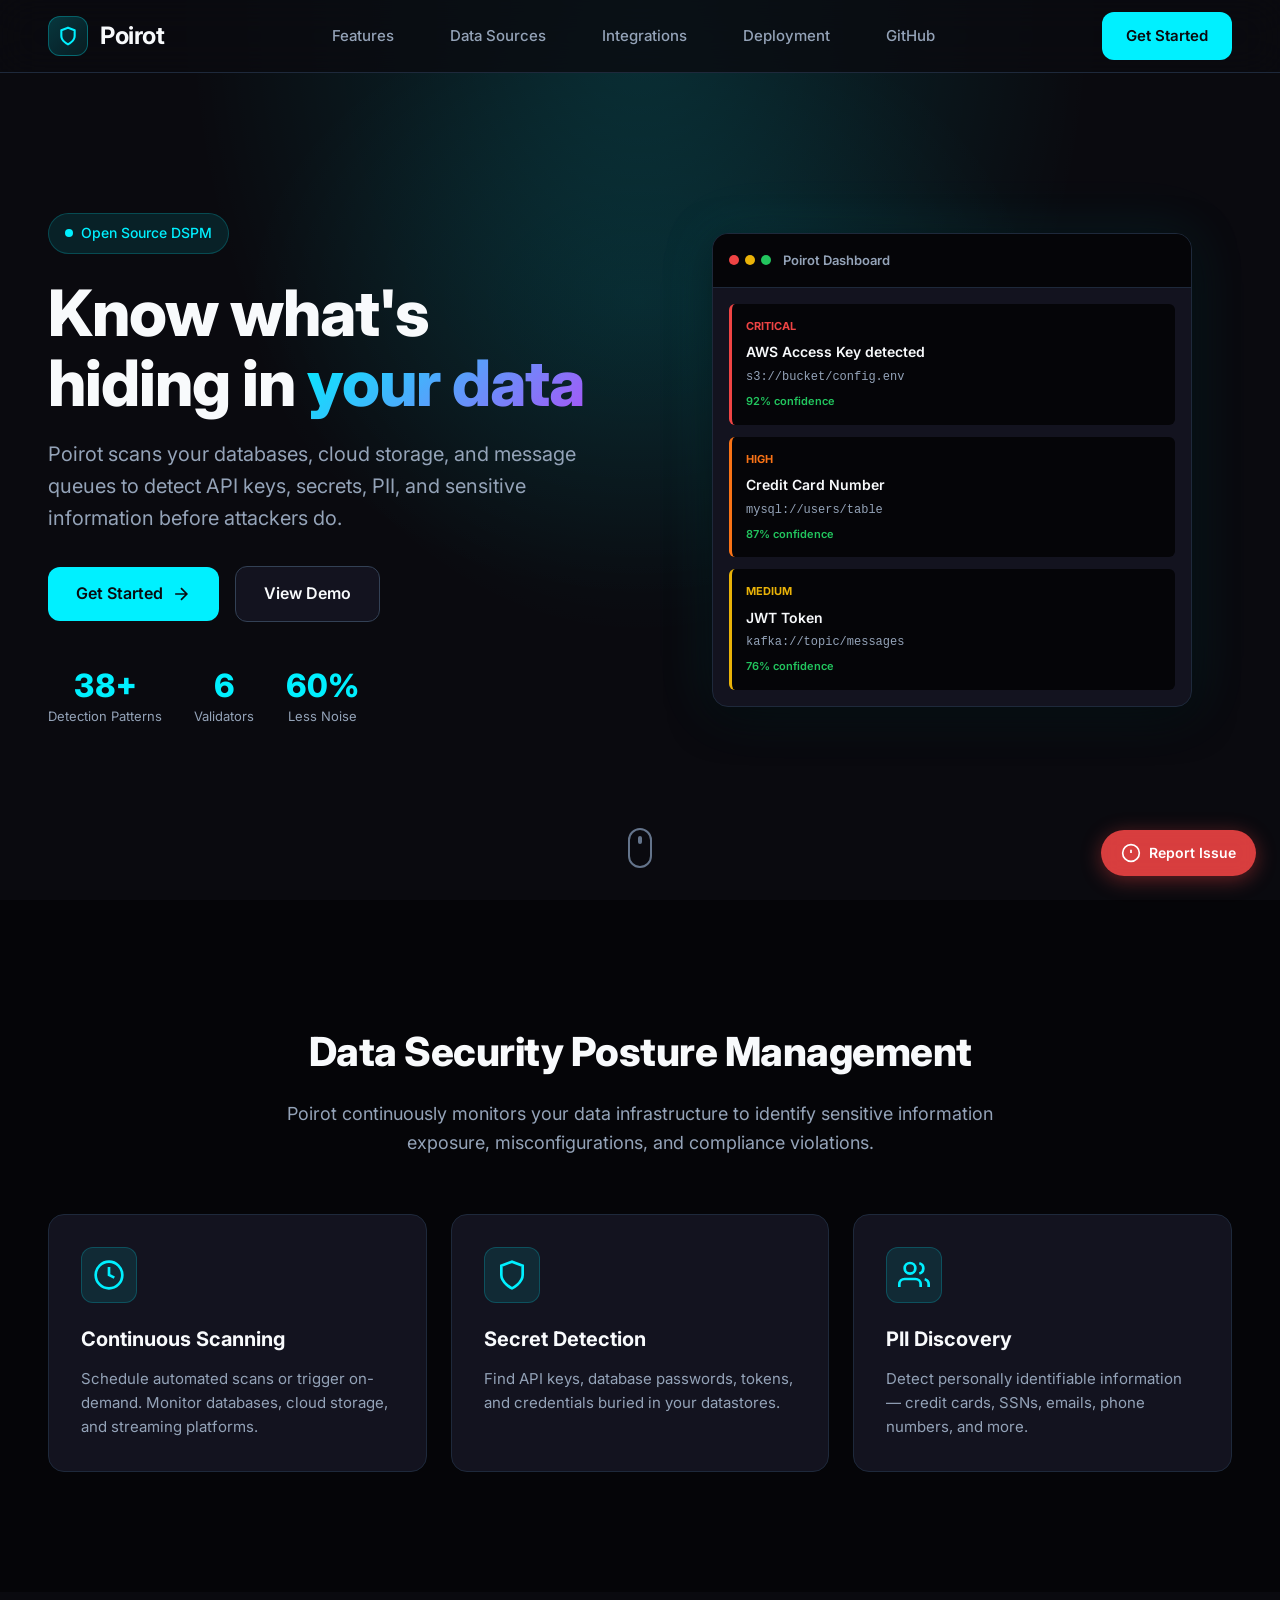
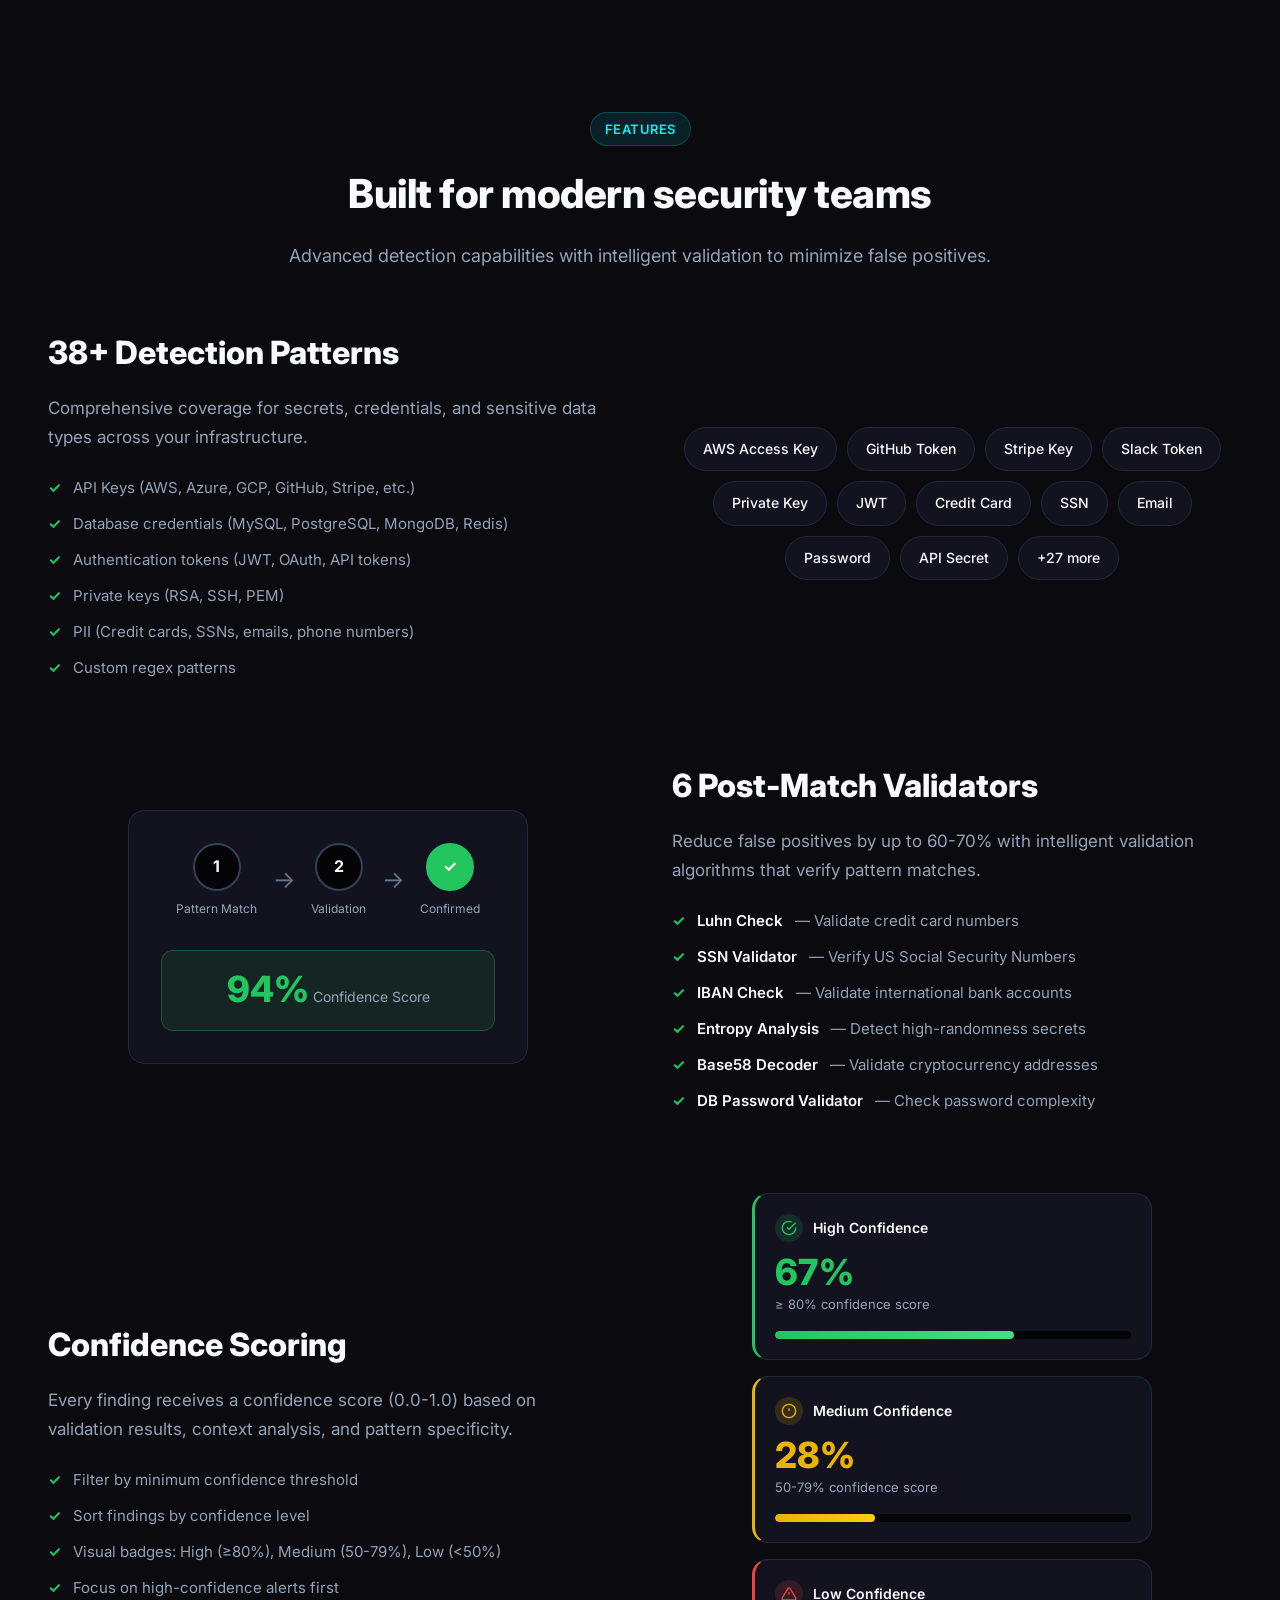
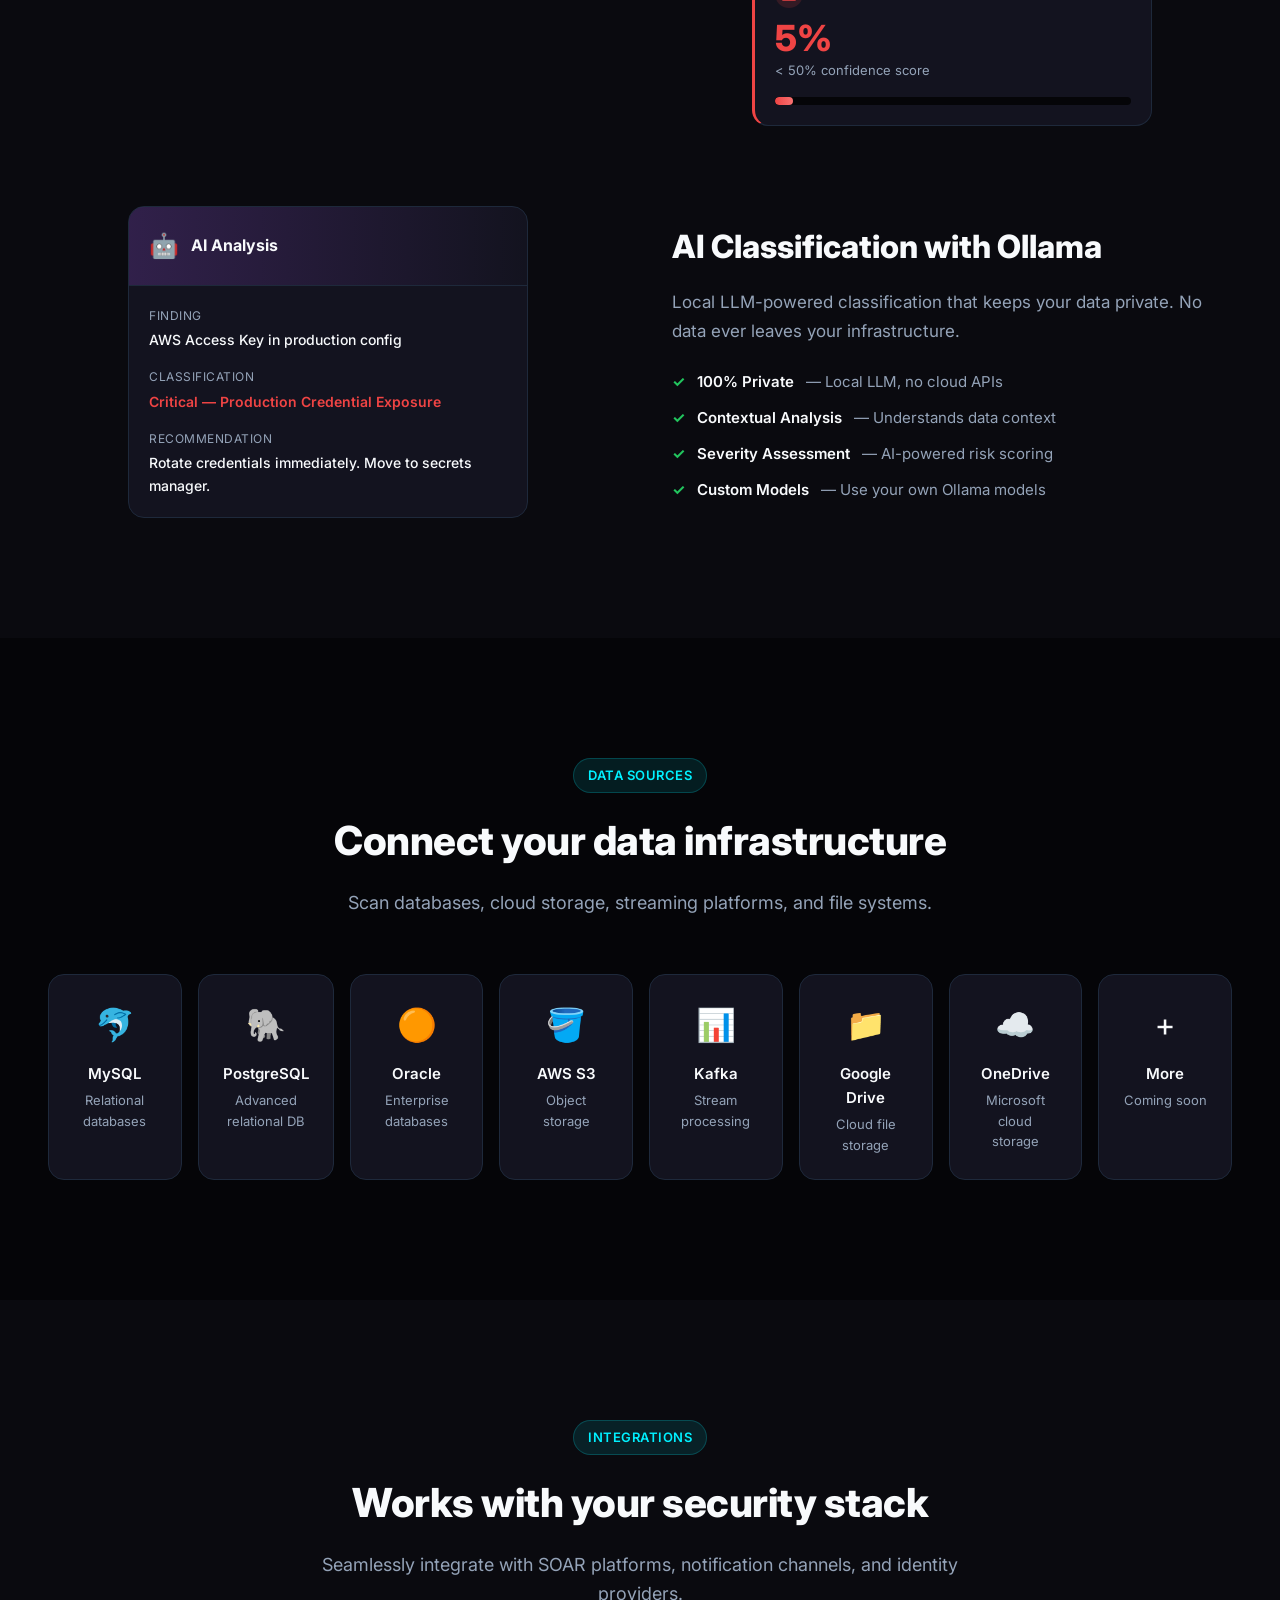
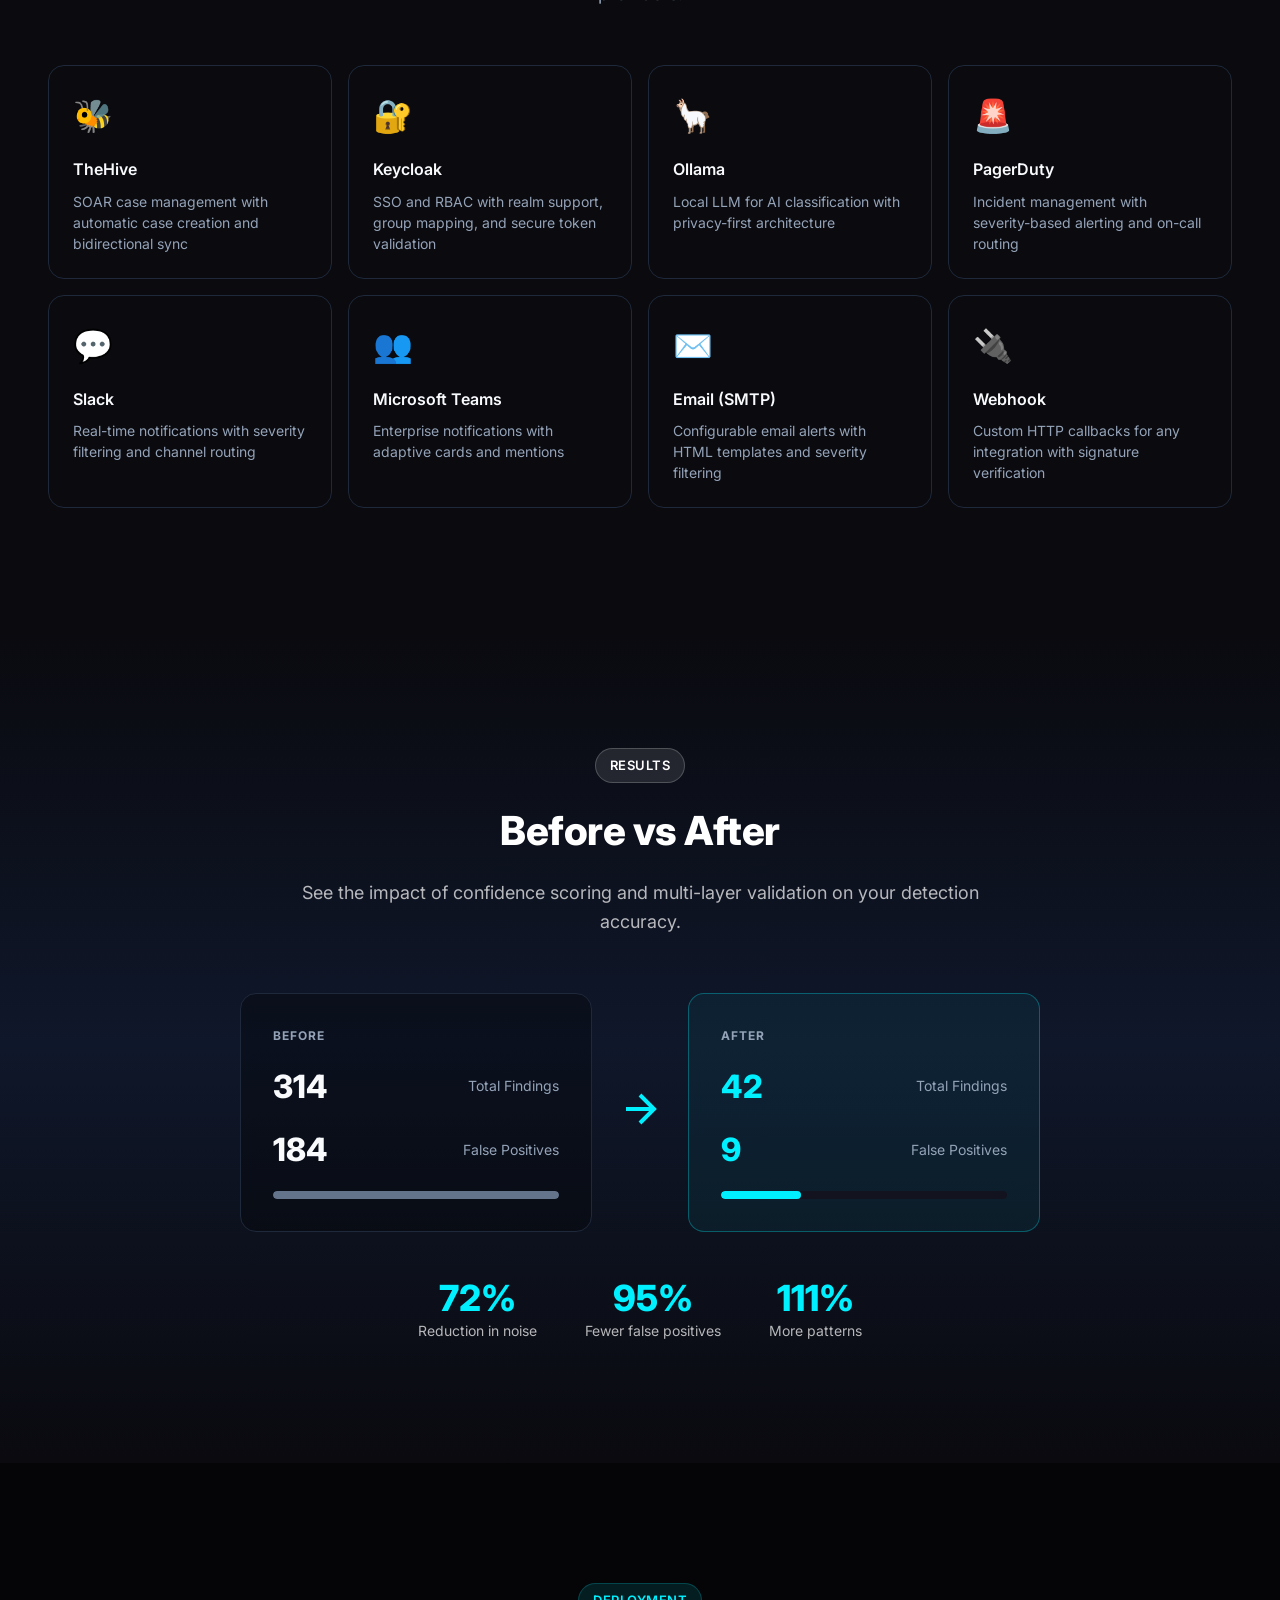
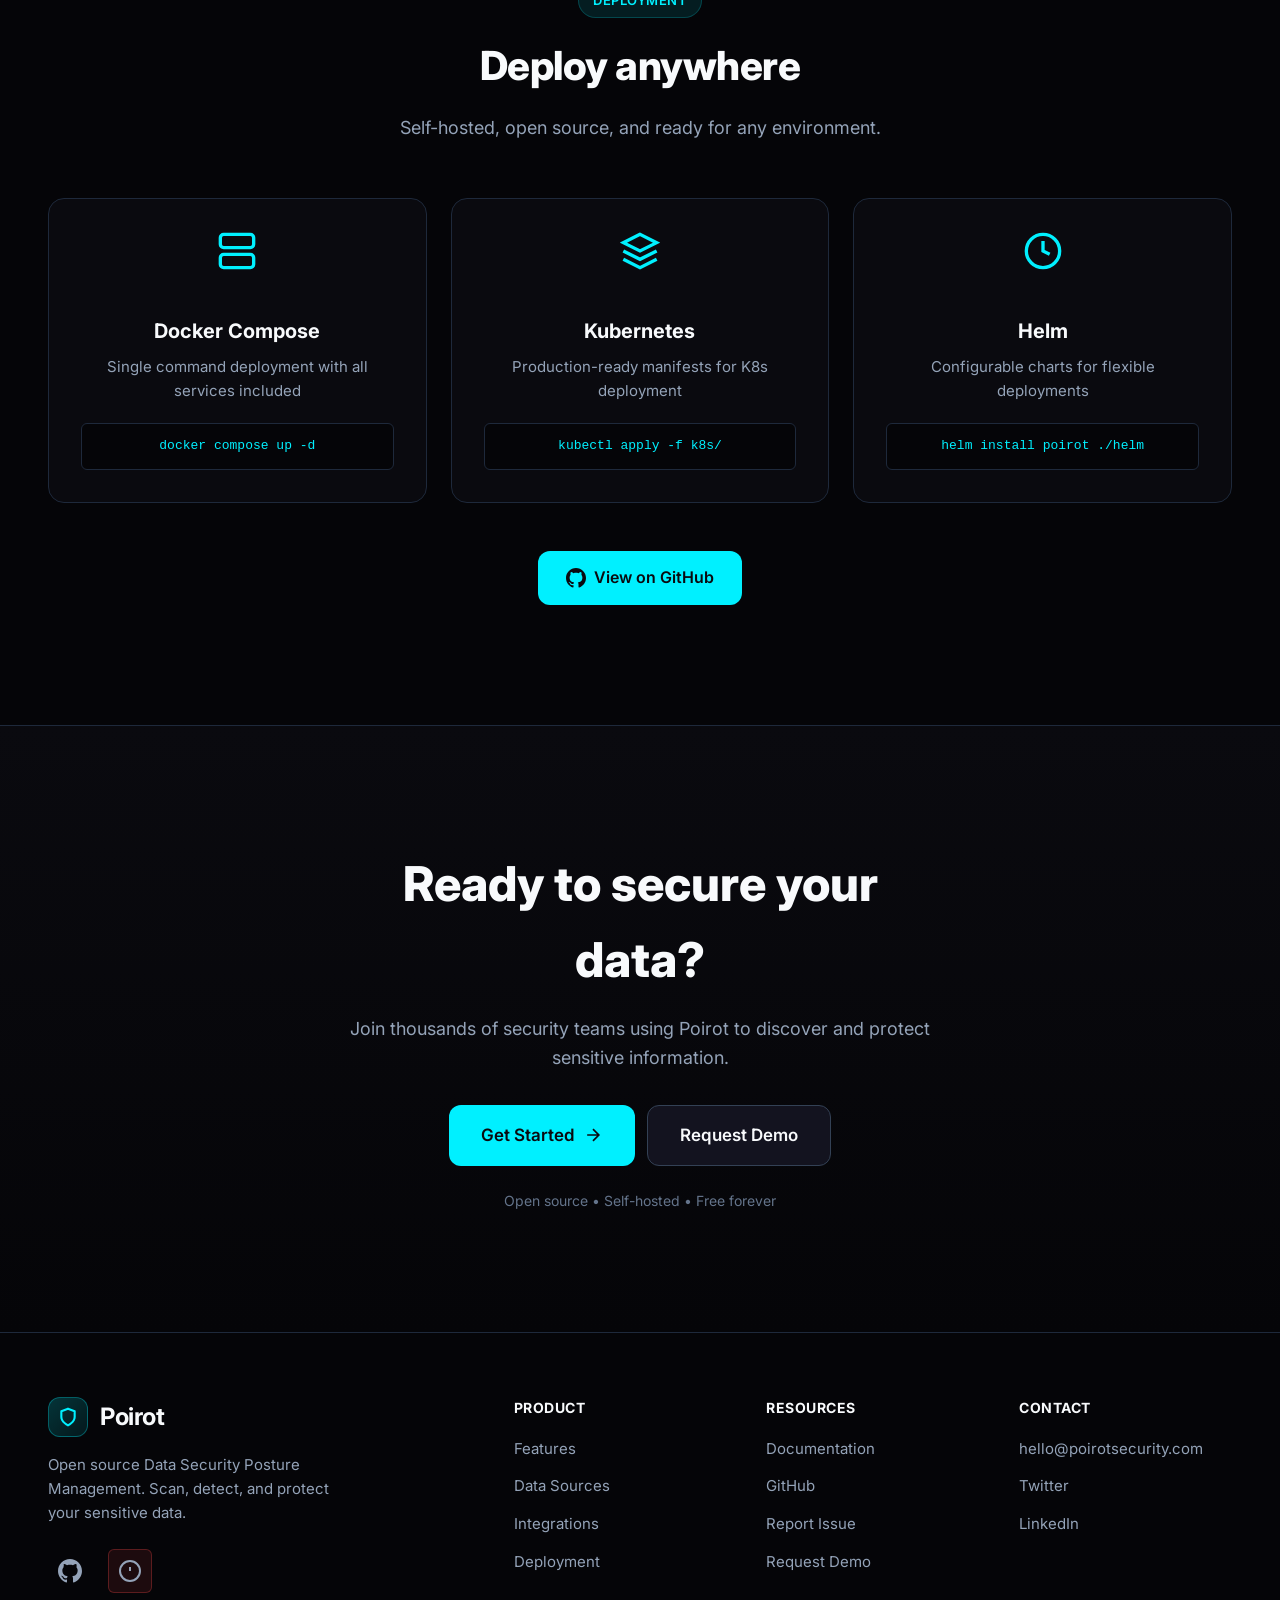
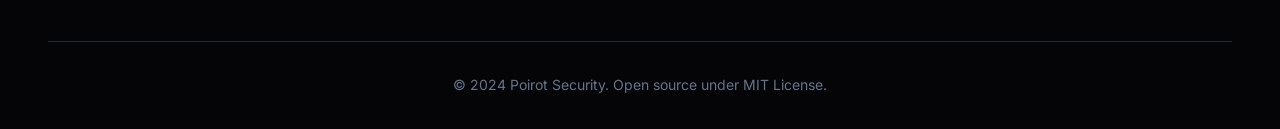
<file: landing/index.html>
<!DOCTYPE html>
<html lang="en">
<head>
  <meta charset="UTF-8">
  <meta name="viewport" content="width=device-width, initial-scale=1.0">
  <title>Poirot DSPM — Data Security Posture Management</title>
  <meta name="description" content="Poirot DSPM scans your data sources to detect API keys, secrets, PII, and sensitive information. Open source Data Security Posture Management with AI classification.">
  <meta name="keywords" content="DSPM, data security, secrets detection, PII detection, API keys, data classification, open source security">
  
  <!-- Open Graph -->
  <meta property="og:title" content="Poirot DSPM — Data Security Posture Management">
  <meta property="og:description" content="Open source DSPM that scans your data sources to detect secrets, PII, and sensitive information.">
  <meta property="og:type" content="website">
  <meta property="og:url" content="https://poirotsecurity.com">
  <meta property="og:image" content="https://poirotsecurity.com/og-image.png">
  
  <!-- Twitter -->
  <meta name="twitter:card" content="summary_large_image">
  <meta name="twitter:title" content="Poirot DSPM — Data Security Posture Management">
  <meta name="twitter:description" content="Open source DSPM that scans your data sources to detect secrets, PII, and sensitive information.">
  <meta name="twitter:image" content="https://poirotsecurity.com/og-image.png">
  
  <!-- Favicon -->
  <link rel="icon" type="image/svg+xml" href="data:image/svg+xml,<svg xmlns='http://www.w3.org/2000/svg' viewBox='0 0 100 100'><defs><linearGradient id='g' x1='0%25' y1='0%25' x2='100%25' y2='100%25'><stop offset='0%25' style='stop-color:%2300f0ff;stop-opacity:0.2'/><stop offset='100%25' style='stop-color:%2300c4cc;stop-opacity:0.1'/></linearGradient></defs><rect width='100' height='100' rx='20' fill='url(%23g)' stroke='%2300f0ff' stroke-width='3'/><path d='M50 15 L75 25 L75 50 Q75 70 50 85 Q25 70 25 50 L25 25 Z' fill='none' stroke='%2300f0ff' stroke-width='6' stroke-linejoin='round'/></svg>">
  
  <!-- Fonts -->
  <link rel="preconnect" href="https://fonts.googleapis.com">
  <link rel="preconnect" href="https://fonts.gstatic.com" crossorigin>
  <link href="https://fonts.googleapis.com/css2?family=Inter:wght@300;400;500;600;700;800&display=swap" rel="stylesheet">
  
  <!-- Styles -->
  <link rel="stylesheet" href="styles.css">
</head>
<body>
  <!-- Skip Navigation Link -->
  <a href="#main-content" class="skip-link">Skip to main content</a>
  <!-- Navigation -->
  <nav class="navbar">
    <div class="container nav-container">
      <a href="#" class="logo">
        <div class="logo-icon">
          <svg width="20" height="20" viewBox="0 0 24 24" fill="none" stroke="currentColor" stroke-width="2.5" stroke-linecap="round" stroke-linejoin="round">
            <path d="M12 22s8-4 8-10V5l-8-3-8 3v7c0 6 8 10 8 10z"/>
          </svg>
        </div>
        <span class="logo-text">Poirot</span>
      </a>
      <button class="nav-toggle" aria-label="Toggle navigation" aria-expanded="false" aria-controls="nav-menu">
        <span></span>
        <span></span>
        <span></span>
      </button>
      <ul class="nav-menu" id="nav-menu">
        <li><a href="#features">Features</a></li>
        <li><a href="#sources">Data Sources</a></li>
        <li><a href="#integrations">Integrations</a></li>
        <li><a href="#deployment">Deployment</a></li>
        <li><a href="https://github.com/poirot-security/poirot" target="_blank" class="nav-github">GitHub</a></li>
      </ul>
      <a href="#get-started" class="btn btn-primary nav-cta">Get Started</a>
    </div>
  </nav>

  <!-- Main Content -->
  <main id="main-content">
  
  <!-- Hero Section -->
  <section class="hero">
    <div class="hero-bg"></div>
    <div class="container">
      <div class="hero-content">
        <div class="hero-badge">
          <span class="badge-dot"></span>
          Open Source DSPM
        </div>
        <h1 class="hero-title">
          Know what's hiding in
          <span class="gradient-text">your data</span>
        </h1>
        <p class="hero-subtitle">
          Poirot scans your databases, cloud storage, and message queues to detect API keys, 
          secrets, PII, and sensitive information before attackers do.
        </p>
        <div class="hero-cta">
          <a href="#get-started" class="btn btn-primary btn-lg" aria-label="Get Started with Poirot">
            Get Started
            <svg width="20" height="20" viewBox="0 0 24 24" fill="none" stroke="currentColor" stroke-width="2" aria-hidden="true">
              <path d="M5 12h14M12 5l7 7-7 7"/>
            </svg>
          </a>
          <a href="https://github.com/safernandez666/poirot-public" target="_blank" class="btn btn-secondary btn-lg" aria-label="View Demo on GitHub (opens in new tab)">View Demo</a>
        </div>
        <div class="hero-stats">
          <div class="stat">
            <div class="stat-value">38+</div>
            <div class="stat-label">Detection Patterns</div>
          </div>
          <div class="stat">
            <div class="stat-value">6</div>
            <div class="stat-label">Validators</div>
          </div>
          <div class="stat">
            <div class="stat-value">60%</div>
            <div class="stat-label">Less Noise</div>
          </div>
        </div>
      </div>
      <div class="hero-visual">
        <div class="dashboard-preview">
          <div class="dashboard-header">
            <div class="dashboard-dots">
              <span></span><span></span><span></span>
            </div>
            <div class="dashboard-title">Poirot Dashboard</div>
          </div>
          <div class="dashboard-content">
            <div class="alert-card critical">
              <div class="alert-severity">CRITICAL</div>
              <div class="alert-pattern">AWS Access Key detected</div>
              <div class="alert-location">s3://bucket/config.env</div>
              <div class="alert-confidence">92% confidence</div>
            </div>
            <div class="alert-card high">
              <div class="alert-severity">HIGH</div>
              <div class="alert-pattern">Credit Card Number</div>
              <div class="alert-location">mysql://users/table</div>
              <div class="alert-confidence">87% confidence</div>
            </div>
            <div class="alert-card medium">
              <div class="alert-severity">MEDIUM</div>
              <div class="alert-pattern">JWT Token</div>
              <div class="alert-location">kafka://topic/messages</div>
              <div class="alert-confidence">76% confidence</div>
            </div>
          </div>
        </div>
      </div>
    </div>
    <div class="scroll-indicator">
      <div class="mouse"></div>
    </div>
  </section>

  <!-- What is Poirot -->
  <section class="section section-dark" id="what-is">
    <div class="container">
      <div class="section-header">
        <h2 class="section-title">Data Security Posture Management</h2>
        <p class="section-subtitle">
          Poirot continuously monitors your data infrastructure to identify sensitive information 
          exposure, misconfigurations, and compliance violations.
        </p>
      </div>
      <div class="features-grid three-col">
        <div class="feature-card">
          <div class="feature-icon">
            <svg width="32" height="32" viewBox="0 0 24 24" fill="none" stroke="currentColor" stroke-width="2">
              <circle cx="12" cy="12" r="10"/>
              <path d="M12 6v6l4 2"/>
            </svg>
          </div>
          <h3>Continuous Scanning</h3>
          <p>Schedule automated scans or trigger on-demand. Monitor databases, cloud storage, and streaming platforms.</p>
        </div>
        <div class="feature-card">
          <div class="feature-icon">
            <svg width="32" height="32" viewBox="0 0 24 24" fill="none" stroke="currentColor" stroke-width="2">
              <path d="M12 22s8-4 8-10V5l-8-3-8 3v7c0 6 8 10 8 10z"/>
            </svg>
          </div>
          <h3>Secret Detection</h3>
          <p>Find API keys, database passwords, tokens, and credentials buried in your datastores.</p>
        </div>
        <div class="feature-card">
          <div class="feature-icon">
            <svg width="32" height="32" viewBox="0 0 24 24" fill="none" stroke="currentColor" stroke-width="2">
              <path d="M17 21v-2a4 4 0 0 0-4-4H5a4 4 0 0 0-4 4v2"/>
              <circle cx="9" cy="7" r="4"/>
              <path d="M23 21v-2a4 4 0 0 0-3-3.87"/>
              <path d="M16 3.13a4 4 0 0 1 0 7.75"/>
            </svg>
          </div>
          <h3>PII Discovery</h3>
          <p>Detect personally identifiable information — credit cards, SSNs, emails, phone numbers, and more.</p>
        </div>
      </div>
    </div>
  </section>

  <!-- Features Section -->
  <section class="section" id="features">
    <div class="container">
      <div class="section-header">
        <div class="section-badge">Features</div>
        <h2 class="section-title">Built for modern security teams</h2>
        <p class="section-subtitle">
          Advanced detection capabilities with intelligent validation to minimize false positives.
        </p>
      </div>

      <!-- Detection Patterns -->
      <div class="feature-block">
        <div class="feature-content">
          <h3>38+ Detection Patterns</h3>
          <p>Comprehensive coverage for secrets, credentials, and sensitive data types across your infrastructure.</p>
          <ul class="feature-list">
            <li><span class="check">✓</span> API Keys (AWS, Azure, GCP, GitHub, Stripe, etc.)</li>
            <li><span class="check">✓</span> Database credentials (MySQL, PostgreSQL, MongoDB, Redis)</li>
            <li><span class="check">✓</span> Authentication tokens (JWT, OAuth, API tokens)</li>
            <li><span class="check">✓</span> Private keys (RSA, SSH, PEM)</li>
            <li><span class="check">✓</span> PII (Credit cards, SSNs, emails, phone numbers)</li>
            <li><span class="check">✓</span> Custom regex patterns</li>
          </ul>
        </div>
        <div class="feature-visual">
          <div class="patterns-grid">
            <div class="pattern-tag">AWS Access Key</div>
            <div class="pattern-tag">GitHub Token</div>
            <div class="pattern-tag">Stripe Key</div>
            <div class="pattern-tag">Slack Token</div>
            <div class="pattern-tag">Private Key</div>
            <div class="pattern-tag">JWT</div>
            <div class="pattern-tag">Credit Card</div>
            <div class="pattern-tag">SSN</div>
            <div class="pattern-tag">Email</div>
            <div class="pattern-tag">Password</div>
            <div class="pattern-tag">API Secret</div>
            <div class="pattern-tag">+27 more</div>
          </div>
        </div>
      </div>

      <!-- Validators -->
      <div class="feature-block reverse">
        <div class="feature-content">
          <h3>6 Post-Match Validators</h3>
          <p>Reduce false positives by up to 60-70% with intelligent validation algorithms that verify pattern matches.</p>
          <ul class="feature-list">
            <li><span class="check">✓</span> <strong>Luhn Check</strong> — Validate credit card numbers</li>
            <li><span class="check">✓</span> <strong>SSN Validator</strong> — Verify US Social Security Numbers</li>
            <li><span class="check">✓</span> <strong>IBAN Check</strong> — Validate international bank accounts</li>
            <li><span class="check">✓</span> <strong>Entropy Analysis</strong> — Detect high-randomness secrets</li>
            <li><span class="check">✓</span> <strong>Base58 Decoder</strong> — Validate cryptocurrency addresses</li>
            <li><span class="check">✓</span> <strong>DB Password Validator</strong> — Check password complexity</li>
          </ul>
        </div>
        <div class="feature-visual">
          <div class="validator-visual">
            <div class="validator-flow">
              <div class="validator-step">
                <div class="step-icon">1</div>
                <div class="step-label">Pattern Match</div>
              </div>
              <div class="validator-arrow">→</div>
              <div class="validator-step">
                <div class="step-icon">2</div>
                <div class="step-label">Validation</div>
              </div>
              <div class="validator-arrow">→</div>
              <div class="validator-step success">
                <div class="step-icon">✓</div>
                <div class="step-label">Confirmed</div>
              </div>
            </div>
            <div class="confidence-badge">
              <span class="confidence-value">94%</span>
              <span class="confidence-label">Confidence Score</span>
            </div>
          </div>
        </div>
      </div>

      <!-- Confidence Scoring -->
      <div class="feature-block">
        <div class="feature-content">
          <h3>Confidence Scoring</h3>
          <p>Every finding receives a confidence score (0.0-1.0) based on validation results, context analysis, and pattern specificity.</p>
          <ul class="feature-list">
            <li><span class="check">✓</span> Filter by minimum confidence threshold</li>
            <li><span class="check">✓</span> Sort findings by confidence level</li>
            <li><span class="check">✓</span> Visual badges: High (≥80%), Medium (50-79%), Low (&lt;50%)</li>
            <li><span class="check">✓</span> Focus on high-confidence alerts first</li>
          </ul>
        </div>
        <div class="feature-visual">
          <div class="confidence-cards">
            <div class="confidence-card high">
              <div class="confidence-header">
                <div class="confidence-badge-icon">
                  <svg width="16" height="16" viewBox="0 0 24 24" fill="none" stroke="currentColor" stroke-width="2">
                    <path d="M22 11.08V12a10 10 0 1 1-5.93-9.14"/>
                    <polyline points="22 4 12 14.01 9 11.01"/>
                  </svg>
                </div>
                <span class="confidence-level">High Confidence</span>
              </div>
              <div class="confidence-value-large">67%</div>
              <div class="confidence-range">≥ 80% confidence score</div>
              <div class="confidence-bar-track">
                <div class="confidence-bar-fill" style="width: 67%"></div>
              </div>
            </div>
            <div class="confidence-card medium">
              <div class="confidence-header">
                <div class="confidence-badge-icon">
                  <svg width="16" height="16" viewBox="0 0 24 24" fill="none" stroke="currentColor" stroke-width="2">
                    <circle cx="12" cy="12" r="10"/>
                    <line x1="12" y1="8" x2="12" y2="12"/>
                    <line x1="12" y1="16" x2="12.01" y2="16"/>
                  </svg>
                </div>
                <span class="confidence-level">Medium Confidence</span>
              </div>
              <div class="confidence-value-large">28%</div>
              <div class="confidence-range">50-79% confidence score</div>
              <div class="confidence-bar-track">
                <div class="confidence-bar-fill" style="width: 28%"></div>
              </div>
            </div>
            <div class="confidence-card low">
              <div class="confidence-header">
                <div class="confidence-badge-icon">
                  <svg width="16" height="16" viewBox="0 0 24 24" fill="none" stroke="currentColor" stroke-width="2">
                    <path d="M10.29 3.86L1.82 18a2 2 0 0 0 1.71 3h16.94a2 2 0 0 0 1.71-3L13.71 3.86a2 2 0 0 0-3.42 0z"/>
                    <line x1="12" y1="9" x2="12" y2="13"/>
                    <line x1="12" y1="17" x2="12.01" y2="17"/>
                  </svg>
                </div>
                <span class="confidence-level">Low Confidence</span>
              </div>
              <div class="confidence-value-large">5%</div>
              <div class="confidence-range">&lt; 50% confidence score</div>
              <div class="confidence-bar-track">
                <div class="confidence-bar-fill" style="width: 5%"></div>
              </div>
            </div>
          </div>
        </div>
      </div>

      <!-- AI Classification -->
      <div class="feature-block reverse">
        <div class="feature-content">
          <h3>AI Classification with Ollama</h3>
          <p>Local LLM-powered classification that keeps your data private. No data ever leaves your infrastructure.</p>
          <ul class="feature-list">
            <li><span class="check">✓</span> <strong>100% Private</strong> — Local LLM, no cloud APIs</li>
            <li><span class="check">✓</span> <strong>Contextual Analysis</strong> — Understands data context</li>
            <li><span class="check">✓</span> <strong>Severity Assessment</strong> — AI-powered risk scoring</li>
            <li><span class="check">✓</span> <strong>Custom Models</strong> — Use your own Ollama models</li>
          </ul>
        </div>
        <div class="feature-visual">
          <div class="ai-card">
            <div class="ai-header">
              <div class="ai-icon">🤖</div>
              <div class="ai-title">AI Analysis</div>
            </div>
            <div class="ai-content">
              <div class="ai-finding">
                <div class="ai-label">Finding</div>
                <div class="ai-value">AWS Access Key in production config</div>
              </div>
              <div class="ai-finding">
                <div class="ai-label">Classification</div>
                <div class="ai-value severity-critical">Critical — Production Credential Exposure</div>
              </div>
              <div class="ai-finding">
                <div class="ai-label">Recommendation</div>
                <div class="ai-value">Rotate credentials immediately. Move to secrets manager.</div>
              </div>
            </div>
          </div>
        </div>
      </div>
    </div>
  </section>

  <!-- Data Sources -->
  <section class="section section-dark" id="sources">
    <div class="container">
      <div class="section-header">
        <div class="section-badge">Data Sources</div>
        <h2 class="section-title">Connect your data infrastructure</h2>
        <p class="section-subtitle">
          Scan databases, cloud storage, streaming platforms, and file systems.
        </p>
      </div>
      <div class="sources-grid">
        <div class="source-card">
          <div class="source-icon mysql">🐬</div>
          <h4>MySQL</h4>
          <p>Relational databases</p>
        </div>
        <div class="source-card">
          <div class="source-icon postgres">🐘</div>
          <h4>PostgreSQL</h4>
          <p>Advanced relational DB</p>
        </div>
        <div class="source-card">
          <div class="source-icon oracle">🟠</div>
          <h4>Oracle</h4>
          <p>Enterprise databases</p>
        </div>
        <div class="source-card">
          <div class="source-icon s3">🪣</div>
          <h4>AWS S3</h4>
          <p>Object storage</p>
        </div>
        <div class="source-card">
          <div class="source-icon kafka">📊</div>
          <h4>Kafka</h4>
          <p>Stream processing</p>
        </div>
        <div class="source-card">
          <div class="source-icon gdrive">📁</div>
          <h4>Google Drive</h4>
          <p>Cloud file storage</p>
        </div>
        <div class="source-card">
          <div class="source-icon onedrive">☁️</div>
          <h4>OneDrive</h4>
          <p>Microsoft cloud storage</p>
        </div>
        <div class="source-card">
          <div class="source-icon more">+</div>
          <h4>More</h4>
          <p>Coming soon</p>
        </div>
      </div>
    </div>
  </section>

  <!-- Integrations -->
  <section class="section" id="integrations">
    <div class="container">
      <div class="section-header">
        <div class="section-badge">Integrations</div>
        <h2 class="section-title">Works with your security stack</h2>
        <p class="section-subtitle">
          Seamlessly integrate with SOAR platforms, notification channels, and identity providers.
        </p>
      </div>
      <div class="integrations-grid">
        <div class="integration-card">
          <div class="integration-icon thehive">🐝</div>
          <h4>TheHive</h4>
          <p>SOAR case management with automatic case creation and bidirectional sync</p>
        </div>
        <div class="integration-card">
          <div class="integration-icon keycloak">🔐</div>
          <h4>Keycloak</h4>
          <p>SSO and RBAC with realm support, group mapping, and secure token validation</p>
        </div>
        <div class="integration-card">
          <div class="integration-icon ollama">🦙</div>
          <h4>Ollama</h4>
          <p>Local LLM for AI classification with privacy-first architecture</p>
        </div>
        <div class="integration-card">
          <div class="integration-icon pagerduty">🚨</div>
          <h4>PagerDuty</h4>
          <p>Incident management with severity-based alerting and on-call routing</p>
        </div>
        <div class="integration-card">
          <div class="integration-icon slack">💬</div>
          <h4>Slack</h4>
          <p>Real-time notifications with severity filtering and channel routing</p>
        </div>
        <div class="integration-card">
          <div class="integration-icon teams">👥</div>
          <h4>Microsoft Teams</h4>
          <p>Enterprise notifications with adaptive cards and mentions</p>
        </div>
        <div class="integration-card">
          <div class="integration-icon email">✉️</div>
          <h4>Email (SMTP)</h4>
          <p>Configurable email alerts with HTML templates and severity filtering</p>
        </div>
        <div class="integration-card">
          <div class="integration-icon webhook">🔌</div>
          <h4>Webhook</h4>
          <p>Custom HTTP callbacks for any integration with signature verification</p>
        </div>
      </div>
    </div>
  </section>

  <!-- Scan Comparison -->
  <section class="section section-gradient" id="comparison">
    <div class="container">
      <div class="section-header light">
        <div class="section-badge light">Results</div>
        <h2 class="section-title light">Before vs After</h2>
        <p class="section-subtitle light">
          See the impact of confidence scoring and multi-layer validation on your detection accuracy.
        </p>
      </div>
      <div class="comparison-container">
        <div class="comparison-before">
          <div class="comparison-label">Before</div>
          <div class="comparison-metric">
            <div class="metric-value">641</div>
            <div class="metric-label">Total Findings</div>
          </div>
          <div class="comparison-metric">
            <div class="metric-value">184</div>
            <div class="metric-label">False Positives</div>
          </div>
          <div class="comparison-bar">
            <div class="bar-fill" style="width: 100%"></div>
          </div>
        </div>
        <div class="comparison-arrow">
          <svg width="48" height="48" viewBox="0 0 24 24" fill="none" stroke="currentColor" stroke-width="2">
            <path d="M5 12h14M12 5l7 7-7 7"/>
          </svg>
        </div>
        <div class="comparison-after">
          <div class="comparison-label">After</div>
          <div class="comparison-metric">
            <div class="metric-value highlight">180</div>
            <div class="metric-label">Total Findings</div>
          </div>
          <div class="comparison-metric">
            <div class="metric-value highlight">9</div>
            <div class="metric-label">False Positives</div>
          </div>
          <div class="comparison-bar">
            <div class="bar-fill highlight" style="width: 28%"></div>
          </div>
        </div>
      </div>
      <div class="comparison-stats">
        <div class="comp-stat">
          <div class="comp-stat-value">72%</div>
          <div class="comp-stat-label">Reduction in noise</div>
        </div>
        <div class="comp-stat">
          <div class="comp-stat-value">95%</div>
          <div class="comp-stat-label">Fewer false positives</div>
        </div>
        <div class="comp-stat">
          <div class="comp-stat-value">111%</div>
          <div class="comp-stat-label">More patterns</div>
        </div>
      </div>
    </div>
  </section>

  <!-- Deployment -->
  <section class="section section-dark" id="deployment">
    <div class="container">
      <div class="section-header">
        <div class="section-badge">Deployment</div>
        <h2 class="section-title">Deploy anywhere</h2>
        <p class="section-subtitle">
          Self-hosted, open source, and ready for any environment.
        </p>
      </div>
      <div class="deployment-options">
        <div class="deploy-card">
          <div class="deploy-icon">
            <svg width="40" height="40" viewBox="0 0 24 24" fill="none" stroke="currentColor" stroke-width="2">
              <rect x="2" y="2" width="20" height="8" rx="2" ry="2"/>
              <rect x="2" y="14" width="20" height="8" rx="2" ry="2"/>
              <line x1="6" y1="6" x2="6.01" y2="6"/>
              <line x1="6" y1="18" x2="6.01" y2="18"/>
            </svg>
          </div>
          <h3>Docker Compose</h3>
          <p>Single command deployment with all services included</p>
          <code class="deploy-code">docker compose up -d</code>
        </div>
        <div class="deploy-card">
          <div class="deploy-icon">
            <svg width="40" height="40" viewBox="0 0 24 24" fill="none" stroke="currentColor" stroke-width="2">
              <path d="M12 2L2 7l10 5 10-5-10-5z"/>
              <path d="M2 17l10 5 10-5"/>
              <path d="M2 12l10 5 10-5"/>
            </svg>
          </div>
          <h3>Kubernetes</h3>
          <p>Production-ready manifests for K8s deployment</p>
          <code class="deploy-code">kubectl apply -f k8s/</code>
        </div>
        <div class="deploy-card">
          <div class="deploy-icon">
            <svg width="40" height="40" viewBox="0 0 24 24" fill="none" stroke="currentColor" stroke-width="2">
              <circle cx="12" cy="12" r="10"/>
              <path d="M12 6v6l4 2"/>
            </svg>
          </div>
          <h3>Helm</h3>
          <p>Configurable charts for flexible deployments</p>
          <code class="deploy-code">helm install poirot ./helm</code>
        </div>
      </div>
      <div class="deploy-cta">
        <a href="https://github.com/poirot-security/poirot" target="_blank" class="btn btn-primary btn-lg">
          <svg width="20" height="20" viewBox="0 0 24 24" fill="currentColor">
            <path d="M12 0c-6.626 0-12 5.373-12 12 0 5.302 3.438 9.8 8.207 11.387.599.111.793-.261.793-.577v-2.234c-3.338.726-4.033-1.416-4.033-1.416-.546-1.387-1.333-1.756-1.333-1.756-1.089-.745.083-.729.083-.729 1.205.084 1.839 1.237 1.839 1.237 1.07 1.834 2.807 1.304 3.492.997.107-.775.418-1.305.762-1.604-2.665-.305-5.467-1.334-5.467-5.931 0-1.311.469-2.381 1.236-3.221-.124-.303-.535-1.524.117-3.176 0 0 1.008-.322 3.301 1.23.957-.266 1.983-.399 3.003-.404 1.02.005 2.047.138 3.006.404 2.291-1.552 3.297-1.23 3.297-1.23.653 1.653.242 2.874.118 3.176.77.84 1.235 1.911 1.235 3.221 0 4.609-2.807 5.624-5.479 5.921.43.372.823 1.102.823 2.222v3.293c0 .319.192.694.801.576 4.765-1.589 8.199-6.086 8.199-11.386 0-6.627-5.373-12-12-12z"/>
          </svg>
          View on GitHub
        </a>
      </div>
    </div>
  </section>

  <!-- CTA Section -->
  <section class="section section-cta" id="get-started">
    <div class="container">
      <div class="cta-content">
        <h2 class="cta-title">Ready to secure your data?</h2>
        <p class="cta-subtitle">
          Join thousands of security teams using Poirot to discover and protect sensitive information.
        </p>
        <div class="cta-buttons">
          <a href="https://github.com/poirot-security/poirot" target="_blank" class="btn btn-primary btn-xl">
            Get Started
            <svg width="20" height="20" viewBox="0 0 24 24" fill="none" stroke="currentColor" stroke-width="2">
              <path d="M5 12h14M12 5l7 7-7 7"/>
            </svg>
          </a>
          <a href="#demo" class="btn btn-secondary btn-xl">Request Demo</a>
        </div>
        <p class="cta-note">Open source • Self-hosted • Free forever</p>
      </div>
    </div>
  </section>

  <!-- Footer -->
  <footer class="footer">
    <div class="container">
      <div class="footer-grid">
        <div class="footer-brand">
          <a href="#" class="logo">
            <div class="logo-icon">
              <svg width="20" height="20" viewBox="0 0 24 24" fill="none" stroke="currentColor" stroke-width="2.5" stroke-linecap="round" stroke-linejoin="round">
                <path d="M12 22s8-4 8-10V5l-8-3-8 3v7c0 6 8 10 8 10z"/>
              </svg>
            </div>
            <span class="logo-text">Poirot</span>
          </a>
          <p class="footer-tagline">
            Open source Data Security Posture Management. Scan, detect, and protect your sensitive data.
          </p>
          <div class="footer-social">
            <a href="https://github.com/poirot-security/poirot" target="_blank" aria-label="GitHub">
              <svg width="24" height="24" viewBox="0 0 24 24" fill="currentColor">
                <path d="M12 0c-6.626 0-12 5.373-12 12 0 5.302 3.438 9.8 8.207 11.387.599.111.793-.261.793-.577v-2.234c-3.338.726-4.033-1.416-4.033-1.416-.546-1.387-1.333-1.756-1.333-1.756-1.089-.745.083-.729.083-.729 1.205.084 1.839 1.237 1.839 1.237 1.07 1.834 2.807 1.304 3.492.997.107-.775.418-1.305.762-1.604-2.665-.305-5.467-1.334-5.467-5.931 0-1.311.469-2.381 1.236-3.221-.124-.303.535-1.524.117-3.176 0 0 1.008-.322 3.301 1.23.957-.266 1.983-.399 3.003-.404 1.02.005 2.047.138 3.006.404 2.291-1.552 3.297-1.23 3.297-1.23.653 1.653.242 2.874.118 3.176.77.84 1.235 1.911 1.235 3.221 0 4.609-2.807 5.624-5.479 5.921.43.372.823 1.102.823 2.222v3.293c0 .319.192.694.801.576 4.765-1.589 8.199-6.086 8.199-11.386 0-6.627-5.373-12-12-12z"/>
              </svg>
            </a>
            <a href="https://github.com/safernandez666/poirot-public/issues" target="_blank" aria-label="Report Issue" class="report-issue-link">
              <svg width="24" height="24" viewBox="0 0 24 24" fill="none" stroke="currentColor" stroke-width="2">
                <circle cx="12" cy="12" r="10"/>
                <line x1="12" y1="8" x2="12" y2="12"/>
                <line x1="12" y1="16" x2="12.01" y2="16"/>
              </svg>
            </a>
          </div>
        </div>
        <div class="footer-links">
          <h4>Product</h4>
          <ul>
            <li><a href="#features">Features</a></li>
            <li><a href="#sources">Data Sources</a></li>
            <li><a href="#integrations">Integrations</a></li>
            <li><a href="#deployment">Deployment</a></li>
          </ul>
        </div>
        <div class="footer-links">
          <h4>Resources</h4>
          <ul>
            <li><a href="https://docs.poirotsecurity.com" target="_blank">Documentation</a></li>
            <li><a href="https://github.com/poirot-security/poirot" target="_blank">GitHub</a></li>
            <li><a href="https://github.com/safernandez666/poirot-public/issues" target="_blank">Report Issue</a></li>
            <li><a href="#demo">Request Demo</a></li>
          </ul>
        </div>
        <div class="footer-links">
          <h4>Contact</h4>
          <ul>
            <li><a href="mailto:hello@poirotsecurity.com">hello@poirotsecurity.com</a></li>
            <li><a href="https://twitter.com/poirotsecurity" target="_blank">Twitter</a></li>
            <li><a href="https://linkedin.com/company/poirotsecurity" target="_blank">LinkedIn</a></li>
          </ul>
        </div>
      </div>
      <div class="footer-bottom">
        <p>&copy; 2024 Poirot Security. Open source under MIT License.</p>
      </div>
    </div>
  </footer>

  <!-- Floating Report Issue Button -->
  <a href="https://github.com/safernandez666/poirot-public/issues" target="_blank" class="floating-report-btn" aria-label="Report Issue">
    <svg width="20" height="20" viewBox="0 0 24 24" fill="none" stroke="currentColor" stroke-width="2">
      <circle cx="12" cy="12" r="10"/>
      <line x1="12" y1="8" x2="12" y2="12"/>
      <line x1="12" y1="16" x2="12.01" y2="16"/>
    </svg>
    <span>Report Issue</span>
  </a>

  </main>
  
  <script src="script.js"></script>
</body>
</html>
</file>
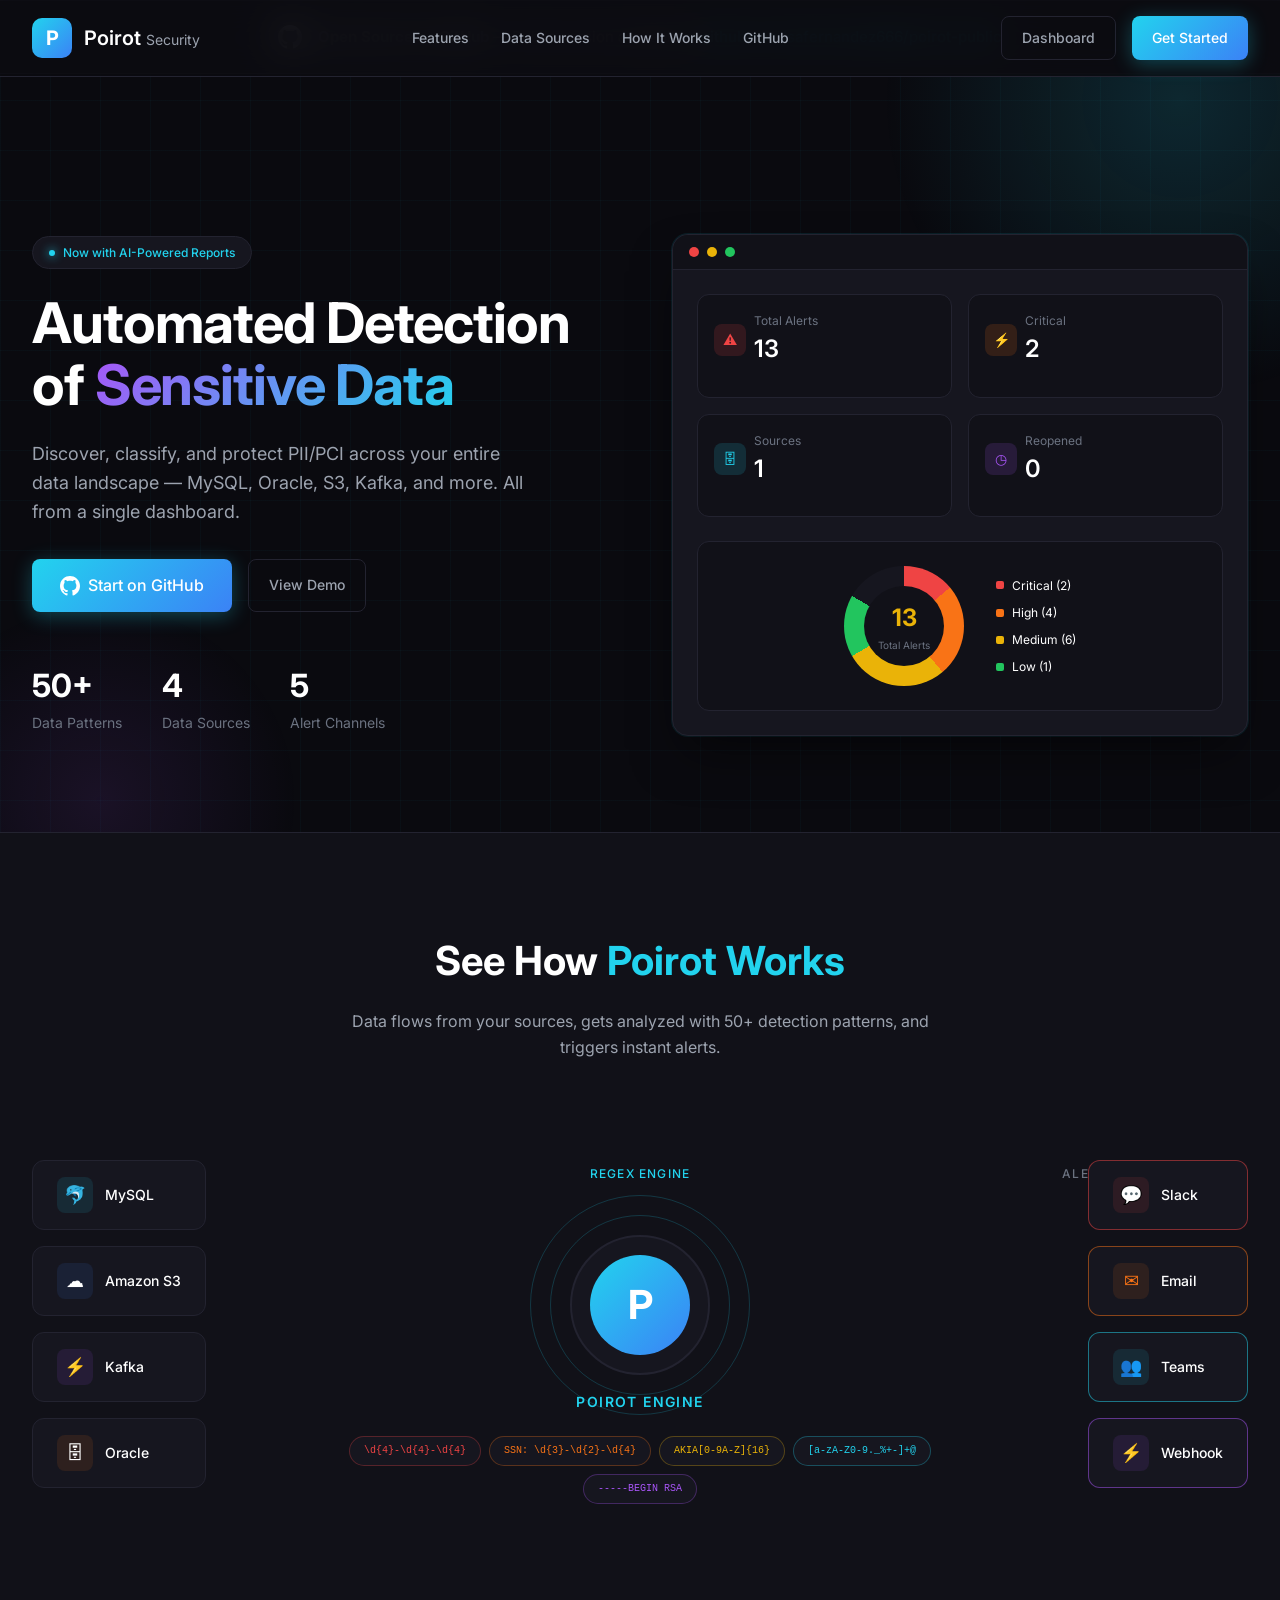
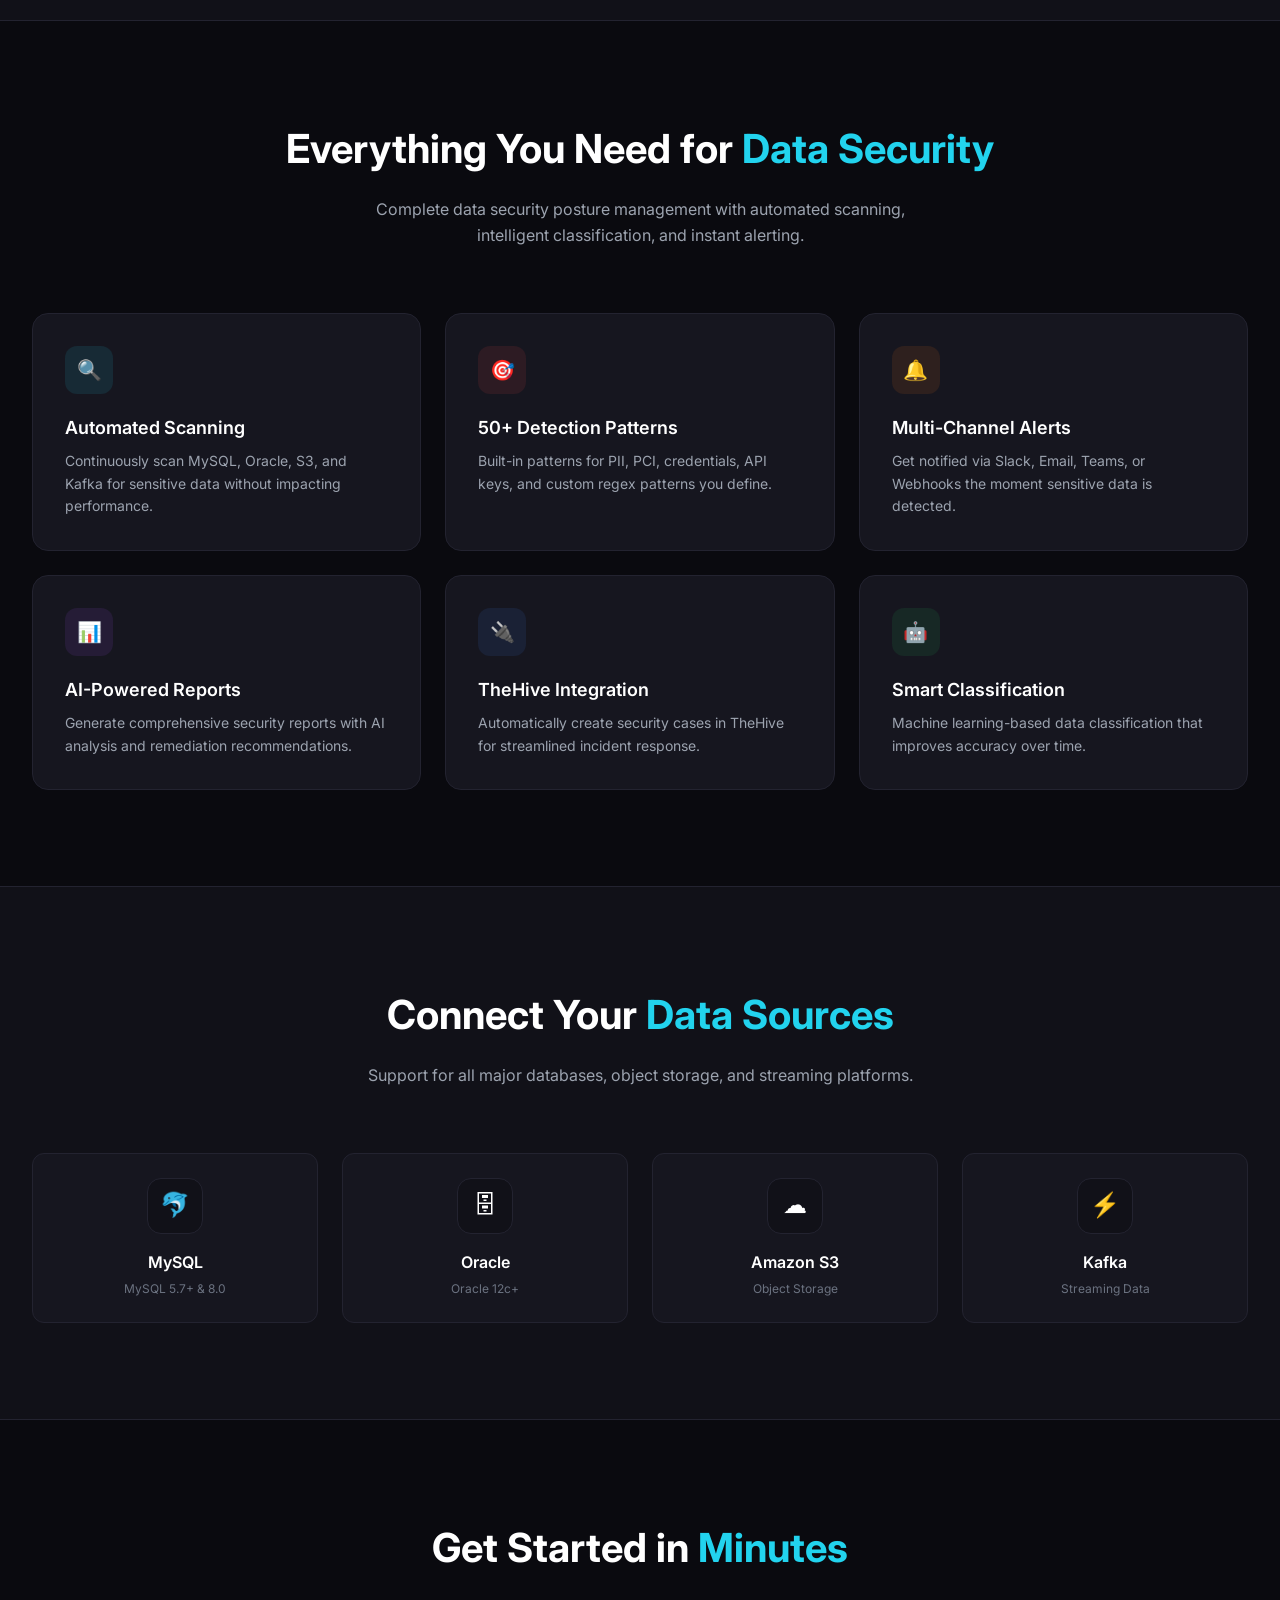
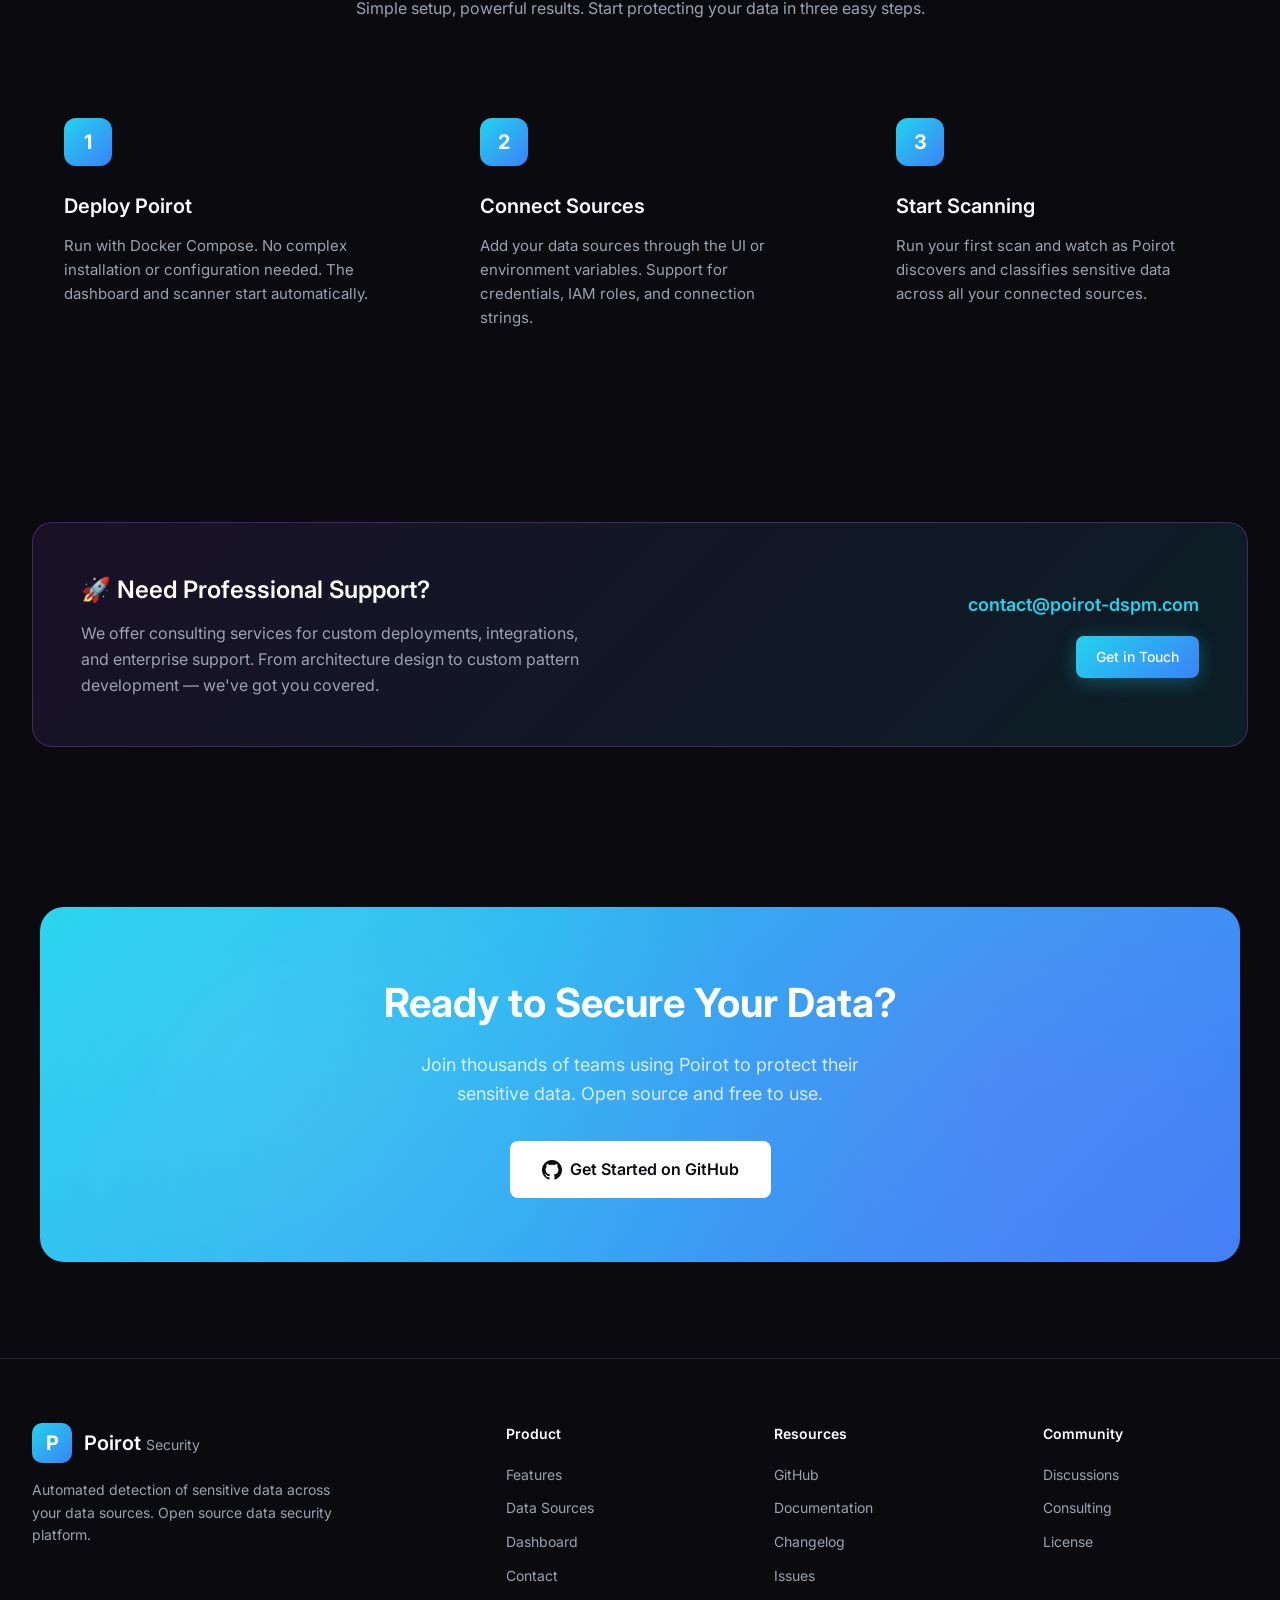
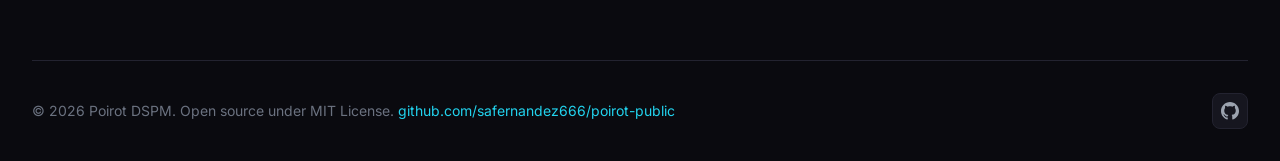
<file: website/index.html>
<!DOCTYPE html>
<html lang="en">
<head>
    <meta charset="UTF-8">
    <meta name="viewport" content="width=device-width, initial-scale=1.0">
    <title>Poirot Security — Automated Data Security</title>
    <link rel="preconnect" href="https://fonts.googleapis.com">
    <link rel="preconnect" href="https://fonts.gstatic.com" crossorigin>
    <link href="https://fonts.googleapis.com/css2?family=Inter:wght@300;400;500;600;700&display=swap" rel="stylesheet">
    <style>
        :root {
            --bg-primary: #0a0a0f;
            --bg-secondary: #111118;
            --bg-card: #16161f;
            --bg-card-hover: #1c1c27;
            --border-color: #232330;
            --border-hover: #2a2a3a;
            --text-primary: #ffffff;
            --text-secondary: #9ca3af;
            --text-muted: #6b7280;
            --accent-cyan: #22d3ee;
            --accent-cyan-glow: rgba(34, 211, 238, 0.15);
            --accent-purple: #a855f7;
            --accent-blue: #3b82f6;
            --severity-critical: #ef4444;
            --severity-high: #f97316;
            --severity-medium: #eab308;
            --severity-low: #22c55e;
            --gradient-1: linear-gradient(135deg, #22d3ee 0%, #3b82f6 100%);
            --gradient-2: linear-gradient(135deg, #a855f7 0%, #22d3ee 100%);
        }

        * {
            margin: 0;
            padding: 0;
            box-sizing: border-box;
        }

        body {
            font-family: 'Inter', -apple-system, BlinkMacSystemFont, sans-serif;
            background: var(--bg-primary);
            color: var(--text-primary);
            line-height: 1.6;
            overflow-x: hidden;
        }

        /* Background Grid Effect */
        .bg-grid {
            position: fixed;
            top: 0;
            left: 0;
            right: 0;
            bottom: 0;
            background-image: 
                linear-gradient(rgba(34, 211, 238, 0.03) 1px, transparent 1px),
                linear-gradient(90deg, rgba(34, 211, 238, 0.03) 1px, transparent 1px);
            background-size: 50px 50px;
            pointer-events: none;
            z-index: 0;
        }

        .bg-glow {
            position: fixed;
            width: 600px;
            height: 600px;
            border-radius: 50%;
            background: radial-gradient(circle, var(--accent-cyan-glow) 0%, transparent 70%);
            top: -200px;
            right: -200px;
            pointer-events: none;
            z-index: 0;
        }

        .bg-glow-2 {
            position: fixed;
            width: 400px;
            height: 400px;
            border-radius: 50%;
            background: radial-gradient(circle, rgba(168, 85, 247, 0.1) 0%, transparent 70%);
            bottom: -100px;
            left: -100px;
            pointer-events: none;
            z-index: 0;
        }

        /* Navigation */
        nav {
            position: fixed;
            top: 0;
            left: 0;
            right: 0;
            z-index: 1000;
            background: rgba(10, 10, 15, 0.8);
            backdrop-filter: blur(20px);
            border-bottom: 1px solid var(--border-color);
        }

        .nav-container {
            max-width: 1400px;
            margin: 0 auto;
            padding: 1rem 2rem;
            display: flex;
            align-items: center;
            justify-content: space-between;
        }

        .logo {
            display: flex;
            align-items: center;
            gap: 0.75rem;
            text-decoration: none;
            color: var(--text-primary);
        }

        .logo-icon {
            width: 40px;
            height: 40px;
            background: var(--gradient-1);
            border-radius: 10px;
            display: flex;
            align-items: center;
            justify-content: center;
            font-weight: 700;
            font-size: 1.25rem;
        }

        .logo-text {
            font-size: 1.25rem;
            font-weight: 600;
        }

        .logo-text span {
            color: var(--text-secondary);
            font-weight: 400;
            font-size: 0.875rem;
        }

        .nav-links {
            display: flex;
            gap: 2rem;
            list-style: none;
        }

        .nav-links a {
            color: var(--text-secondary);
            text-decoration: none;
            font-size: 0.875rem;
            font-weight: 500;
            transition: color 0.2s;
        }

        .nav-links a:hover {
            color: var(--text-primary);
        }

        .nav-cta {
            display: flex;
            gap: 1rem;
        }

        .btn {
            padding: 0.625rem 1.25rem;
            border-radius: 8px;
            font-size: 0.875rem;
            font-weight: 500;
            text-decoration: none;
            transition: all 0.2s;
            cursor: pointer;
            border: none;
            display: inline-flex;
            align-items: center;
            gap: 0.5rem;
        }

        .btn-secondary {
            background: transparent;
            color: var(--text-secondary);
            border: 1px solid var(--border-color);
        }

        .btn-secondary:hover {
            background: var(--bg-card);
            color: var(--text-primary);
            border-color: var(--border-hover);
        }

        .btn-primary {
            background: var(--gradient-1);
            color: white;
            box-shadow: 0 4px 20px rgba(34, 211, 238, 0.3);
        }

        .btn-primary:hover {
            transform: translateY(-1px);
            box-shadow: 0 6px 30px rgba(34, 211, 238, 0.4);
        }

        /* Hero Section */
        .hero {
            position: relative;
            z-index: 1;
            padding: 10rem 2rem 6rem;
            max-width: 1400px;
            margin: 0 auto;
            display: grid;
            grid-template-columns: 1fr 1fr;
            gap: 4rem;
            align-items: center;
        }

        .hero-badge {
            display: inline-flex;
            align-items: center;
            gap: 0.5rem;
            padding: 0.375rem 1rem;
            background: var(--bg-card);
            border: 1px solid var(--border-color);
            border-radius: 100px;
            font-size: 0.75rem;
            font-weight: 500;
            color: var(--accent-cyan);
            margin-bottom: 1.5rem;
        }

        .hero-badge::before {
            content: '';
            width: 6px;
            height: 6px;
            background: var(--accent-cyan);
            border-radius: 50%;
            box-shadow: 0 0 10px var(--accent-cyan);
        }

        .hero h1 {
            font-size: 3.5rem;
            font-weight: 700;
            line-height: 1.1;
            margin-bottom: 1.5rem;
            letter-spacing: -0.02em;
        }

        .hero h1 span {
            background: var(--gradient-2);
            -webkit-background-clip: text;
            -webkit-text-fill-color: transparent;
            background-clip: text;
        }

        .hero p {
            font-size: 1.125rem;
            color: var(--text-secondary);
            margin-bottom: 2rem;
            max-width: 500px;
        }

        .hero-cta {
            display: flex;
            gap: 1rem;
            margin-bottom: 3rem;
        }

        .hero-cta .btn-primary {
            padding: 0.875rem 1.75rem;
            font-size: 1rem;
        }

        .hero-stats {
            display: flex;
            gap: 2.5rem;
        }

        .stat {
            display: flex;
            flex-direction: column;
        }

        .stat-value {
            font-size: 2rem;
            font-weight: 700;
            color: var(--text-primary);
        }

        .stat-label {
            font-size: 0.875rem;
            color: var(--text-muted);
        }

        /* Hero Visual */
        .hero-visual {
            position: relative;
        }

        .dashboard-preview {
            background: var(--bg-card);
            border: 1px solid var(--border-color);
            border-radius: 16px;
            overflow: hidden;
            box-shadow: 
                0 25px 50px -12px rgba(0, 0, 0, 0.5),
                0 0 0 1px rgba(34, 211, 238, 0.1);
        }

        .dashboard-header {
            display: flex;
            align-items: center;
            gap: 0.5rem;
            padding: 0.75rem 1rem;
            background: var(--bg-secondary);
            border-bottom: 1px solid var(--border-color);
        }

        .dot {
            width: 10px;
            height: 10px;
            border-radius: 50%;
        }

        .dot-red { background: #ef4444; }
        .dot-yellow { background: #eab308; }
        .dot-green { background: #22c55e; }

        .dashboard-content {
            padding: 1.5rem;
        }

        .preview-cards {
            display: grid;
            grid-template-columns: repeat(2, 1fr);
            gap: 1rem;
            margin-bottom: 1.5rem;
        }

        .preview-card {
            background: var(--bg-secondary);
            border: 1px solid var(--border-color);
            border-radius: 12px;
            padding: 1rem;
        }

        .preview-card-header {
            display: flex;
            align-items: center;
            gap: 0.5rem;
            margin-bottom: 0.75rem;
        }

        .preview-icon {
            width: 32px;
            height: 32px;
            border-radius: 8px;
            display: flex;
            align-items: center;
            justify-content: center;
            font-size: 0.875rem;
        }

        .preview-icon.alert { background: rgba(239, 68, 68, 0.15); color: var(--severity-critical); }
        .preview-icon.critical { background: rgba(249, 115, 22, 0.15); color: var(--severity-high); }
        .preview-icon.source { background: rgba(34, 211, 238, 0.15); color: var(--accent-cyan); }
        .preview-icon.clock { background: rgba(168, 85, 247, 0.15); color: var(--accent-purple); }

        .preview-card-title {
            font-size: 0.75rem;
            color: var(--text-muted);
        }

        .preview-card-value {
            font-size: 1.5rem;
            font-weight: 600;
            color: var(--text-primary);
        }

        .preview-chart {
            background: var(--bg-secondary);
            border: 1px solid var(--border-color);
            border-radius: 12px;
            padding: 1.5rem;
            display: flex;
            align-items: center;
            justify-content: center;
            gap: 2rem;
        }

        .donut-chart {
            width: 120px;
            height: 120px;
            border-radius: 50%;
            background: conic-gradient(
                var(--severity-critical) 0deg 50deg,
                var(--severity-high) 50deg 140deg,
                var(--severity-medium) 140deg 240deg,
                var(--severity-low) 240deg 300deg,
                var(--bg-card) 300deg 360deg
            );
            position: relative;
            display: flex;
            align-items: center;
            justify-content: center;
        }

        .donut-chart::before {
            content: '';
            width: 80px;
            height: 80px;
            background: var(--bg-secondary);
            border-radius: 50%;
        }

        .donut-center {
            position: absolute;
            text-align: center;
        }

        .donut-value {
            font-size: 1.5rem;
            font-weight: 700;
            color: var(--severity-medium);
        }

        .donut-label {
            font-size: 0.625rem;
            color: var(--text-muted);
        }

        .chart-legend {
            display: flex;
            flex-direction: column;
            gap: 0.5rem;
        }

        .legend-item {
            display: flex;
            align-items: center;
            gap: 0.5rem;
            font-size: 0.75rem;
        }

        .legend-dot {
            width: 8px;
            height: 8px;
            border-radius: 2px;
        }

        .legend-dot.critical { background: var(--severity-critical); }
        .legend-dot.high { background: var(--severity-high); }
        .legend-dot.medium { background: var(--severity-medium); }
        .legend-dot.low { background: var(--severity-low); }

        /* Data Flow Animation Section */
        .data-flow {
            position: relative;
            z-index: 1;
            padding: 6rem 2rem;
            background: var(--bg-secondary);
            border-top: 1px solid var(--border-color);
            border-bottom: 1px solid var(--border-color);
            overflow: hidden;
        }

        .data-flow-container {
            max-width: 1400px;
            margin: 0 auto;
        }

        .data-flow .section-header {
            text-align: center;
            margin-bottom: 4rem;
        }

        .data-flow .section-header h2 {
            font-size: 2.5rem;
            font-weight: 700;
            margin-bottom: 1rem;
        }

        .data-flow .section-header p {
            color: var(--text-secondary);
            max-width: 600px;
            margin: 0 auto;
        }

        /* Animation Container */
        .flow-animation {
            position: relative;
            height: 400px;
            display: flex;
            align-items: center;
            justify-content: center;
        }

        /* Data Sources (Left) */
        .flow-sources {
            position: absolute;
            left: 0;
            top: 50%;
            transform: translateY(-50%);
            display: flex;
            flex-direction: column;
            gap: 1rem;
        }

        .flow-source {
            background: var(--bg-card);
            border: 1px solid var(--border-color);
            border-radius: 12px;
            padding: 1rem 1.5rem;
            display: flex;
            align-items: center;
            gap: 0.75rem;
            font-size: 0.875rem;
            font-weight: 500;
            animation: pulse-source 2s ease-in-out infinite;
        }

        .flow-source:nth-child(1) { animation-delay: 0s; }
        .flow-source:nth-child(2) { animation-delay: 0.5s; }
        .flow-source:nth-child(3) { animation-delay: 1s; }
        .flow-source:nth-child(4) { animation-delay: 1.5s; }

        @keyframes pulse-source {
            0%, 100% { 
                box-shadow: 0 0 0 0 rgba(34, 211, 238, 0);
                border-color: var(--border-color);
            }
            50% { 
                box-shadow: 0 0 20px rgba(34, 211, 238, 0.2);
                border-color: var(--accent-cyan);
            }
        }

        .flow-source-icon {
            width: 36px;
            height: 36px;
            border-radius: 8px;
            display: flex;
            align-items: center;
            justify-content: center;
            font-size: 1.125rem;
        }

        .flow-source-icon.mysql { background: rgba(34, 211, 238, 0.1); }
        .flow-source-icon.s3 { background: rgba(59, 130, 246, 0.1); }
        .flow-source-icon.kafka { background: rgba(168, 85, 247, 0.1); }
        .flow-source-icon.oracle { background: rgba(249, 115, 22, 0.1); }

        /* Data Packets Animation */
        .data-packets {
            position: absolute;
            left: 180px;
            top: 0;
            bottom: 0;
            width: 200px;
        }

        .packet {
            position: absolute;
            width: 12px;
            height: 12px;
            border-radius: 50%;
            background: var(--accent-cyan);
            box-shadow: 0 0 10px var(--accent-cyan), 0 0 20px var(--accent-cyan);
            opacity: 0;
        }

        .packet:nth-child(1) { 
            animation: flow-to-poirot 3s linear infinite;
            top: 15%;
        }
        .packet:nth-child(2) { 
            animation: flow-to-poirot 3s linear infinite 0.5s;
            top: 35%;
            background: var(--accent-purple);
            box-shadow: 0 0 10px var(--accent-purple), 0 0 20px var(--accent-purple);
        }
        .packet:nth-child(3) { 
            animation: flow-to-poirot 3s linear infinite 1s;
            top: 55%;
            background: var(--accent-blue);
            box-shadow: 0 0 10px var(--accent-blue), 0 0 20px var(--accent-blue);
        }
        .packet:nth-child(4) { 
            animation: flow-to-poirot 3s linear infinite 1.5s;
            top: 75%;
            background: var(--severity-high);
            box-shadow: 0 0 10px var(--severity-high), 0 0 20px var(--severity-high);
        }
        .packet:nth-child(5) { 
            animation: flow-to-poirot 3s linear infinite 2s;
            top: 25%;
        }
        .packet:nth-child(6) { 
            animation: flow-to-poirot 3s linear infinite 2.5s;
            top: 65%;
            background: var(--accent-purple);
            box-shadow: 0 0 10px var(--accent-purple), 0 0 20px var(--accent-purple);
        }

        @keyframes flow-to-poirot {
            0% {
                left: 0;
                opacity: 0;
                transform: scale(0.5);
            }
            10% {
                opacity: 1;
                transform: scale(1);
            }
            90% {
                opacity: 1;
                transform: scale(1);
            }
            100% {
                left: 100%;
                opacity: 0;
                transform: scale(0.5);
            }
        }

        /* Poirot Engine (Center) */
        .poirot-engine {
            position: absolute;
            left: 50%;
            top: 50%;
            transform: translate(-50%, -50%);
            width: 240px;
            height: 240px;
            display: flex;
            flex-direction: column;
            align-items: center;
            justify-content: center;
        }

        .engine-core {
            width: 140px;
            height: 140px;
            background: var(--bg-card);
            border: 2px solid var(--border-color);
            border-radius: 50%;
            display: flex;
            align-items: center;
            justify-content: center;
            position: relative;
            animation: engine-pulse 2s ease-in-out infinite;
        }

        .engine-rings {
            position: absolute;
            width: 140px;
            height: 140px;
            border: 2px solid rgba(34, 211, 238, 0.4);
            border-radius: 50%;
            animation: ring-expand 2s ease-out infinite;
            top: 50%;
            left: 50%;
            transform: translate(-50%, -50%);
            pointer-events: none;
            z-index: -1;
        }

        .engine-rings:nth-child(2) {
            width: 140px;
            height: 140px;
            animation-delay: 0.5s;
        }

        @keyframes ring-expand {
            0% {
                transform: translate(-50%, -50%) scale(1);
                opacity: 0.8;
            }
            100% {
                transform: translate(-50%, -50%) scale(2);
                opacity: 0;
            }
        }

        @keyframes engine-pulse {
            0%, 100% { 
                box-shadow: 0 0 0 0 rgba(34, 211, 238, 0.3);
                border-color: var(--accent-cyan);
            }
            50% { 
                box-shadow: 0 0 60px rgba(34, 211, 238, 0.4);
                border-color: var(--accent-cyan);
            }
        }

        .engine-inner {
            width: 100px;
            height: 100px;
            background: var(--gradient-1);
            border-radius: 50%;
            display: flex;
            align-items: center;
            justify-content: center;
            font-size: 2.5rem;
            font-weight: 700;
        }

        .engine-rings {
            position: absolute;
            width: 180px;
            height: 180px;
            border: 1px solid rgba(34, 211, 238, 0.2);
            border-radius: 50%;
            animation: ring-expand 2s ease-out infinite;
            top: 50%;
            left: 50%;
            transform: translate(-50%, -50%);
            pointer-events: none;
        }

        .engine-rings:nth-child(2) {
            width: 220px;
            height: 220px;
            animation-delay: 0.5s;
        }

        @keyframes ring-expand {
            0% {
                transform: scale(0.8);
                opacity: 1;
            }
            100% {
                transform: scale(1.2);
                opacity: 0;
            }
        }

        .engine-label {
            margin-top: 1rem;
            font-size: 0.875rem;
            font-weight: 600;
            color: var(--accent-cyan);
            text-transform: uppercase;
            letter-spacing: 0.1em;
        }

        /* Alert Packets (Output) */
        .alert-packets {
            position: absolute;
            right: 180px;
            top: 0;
            bottom: 0;
            width: 200px;
        }

        .alert-packet {
            position: absolute;
            width: 12px;
            height: 12px;
            border-radius: 50%;
            opacity: 0;
        }

        .alert-packet.critical { 
            background: var(--severity-critical);
            box-shadow: 0 0 10px var(--severity-critical), 0 0 20px var(--severity-critical);
            animation: flow-to-alerts 2.5s linear infinite;
            top: 20%;
        }
        .alert-packet.high { 
            background: var(--severity-high);
            box-shadow: 0 0 10px var(--severity-high), 0 0 20px var(--severity-high);
            animation: flow-to-alerts 2.5s linear infinite 0.4s;
            top: 40%;
        }
        .alert-packet.medium { 
            background: var(--severity-medium);
            box-shadow: 0 0 10px var(--severity-medium), 0 0 20px var(--severity-medium);
            animation: flow-to-alerts 2.5s linear infinite 0.8s;
            top: 60%;
        }
        .alert-packet.low { 
            background: var(--severity-low);
            box-shadow: 0 0 10px var(--severity-low), 0 0 20px var(--severity-low);
            animation: flow-to-alerts 2.5s linear infinite 1.2s;
            top: 80%;
        }
        .alert-packet.critical:nth-child(5) { 
            animation-delay: 1.6s;
            top: 30%;
        }

        @keyframes flow-to-alerts {
            0% {
                right: 0;
                opacity: 0;
                transform: scale(0.5);
            }
            10% {
                opacity: 1;
                transform: scale(1);
            }
            90% {
                opacity: 1;
                transform: scale(1);
            }
            100% {
                right: 100%;
                opacity: 0;
                transform: scale(0.5);
            }
        }

        /* Alert Channels (Right) */
        .flow-alerts {
            position: absolute;
            right: 0;
            top: 50%;
            transform: translateY(-50%);
            display: flex;
            flex-direction: column;
            gap: 1rem;
        }

        .flow-alert {
            background: var(--bg-card);
            border: 1px solid var(--border-color);
            border-radius: 12px;
            padding: 1rem 1.5rem;
            display: flex;
            align-items: center;
            gap: 0.75rem;
            font-size: 0.875rem;
            font-weight: 500;
            animation: pulse-alert 2s ease-in-out infinite;
        }

        .flow-alert:nth-child(1) { 
            animation-delay: 0.2s;
            border-color: rgba(239, 68, 68, 0.5);
        }
        .flow-alert:nth-child(2) { 
            animation-delay: 0.6s;
            border-color: rgba(249, 115, 22, 0.5);
        }
        .flow-alert:nth-child(3) { 
            animation-delay: 1s;
            border-color: rgba(34, 211, 238, 0.5);
        }
        .flow-alert:nth-child(4) { 
            animation-delay: 1.4s;
            border-color: rgba(168, 85, 247, 0.5);
        }

        @keyframes pulse-alert {
            0%, 100% { 
                box-shadow: 0 0 0 0 rgba(239, 68, 68, 0);
            }
            50% { 
                box-shadow: 0 0 20px rgba(239, 68, 68, 0.2);
            }
        }

        .flow-alert-icon {
            width: 36px;
            height: 36px;
            border-radius: 8px;
            display: flex;
            align-items: center;
            justify-content: center;
            font-size: 1.125rem;
        }

        .flow-alert-icon.slack { background: rgba(239, 68, 68, 0.1); color: var(--severity-critical); }
        .flow-alert-icon.email { background: rgba(249, 115, 22, 0.1); color: var(--severity-high); }
        .flow-alert-icon.teams { background: rgba(34, 211, 238, 0.1); color: var(--accent-cyan); }
        .flow-alert-icon.webhook { background: rgba(168, 85, 247, 0.1); color: var(--accent-purple); }

        /* Flow Labels */
        .flow-label {
            position: absolute;
            font-size: 0.75rem;
            color: var(--text-muted);
            text-transform: uppercase;
            letter-spacing: 0.1em;
            font-weight: 500;
        }

        .flow-label.input {
            left: 60px;
            top: 10%;
        }

        .flow-label.process {
            left: 50%;
            transform: translateX(-50%);
            top: 10%;
            color: var(--accent-cyan);
        }

        .flow-label.output {
            right: 60px;
            top: 10%;
        }

        /* Pattern Badges */
        .pattern-badges {
            position: absolute;
            bottom: 20px;
            left: 50%;
            transform: translateX(-50%);
            display: flex;
            gap: 0.5rem;
            flex-wrap: wrap;
            justify-content: center;
        }

        .pattern-badge {
            background: var(--bg-card);
            border: 1px solid var(--border-color);
            border-radius: 20px;
            padding: 0.375rem 0.875rem;
            font-size: 0.625rem;
            font-family: monospace;
            color: var(--text-secondary);
            animation: badge-pulse 1.5s ease-in-out infinite;
        }

        .pattern-badge:nth-child(1) { animation-delay: 0s; color: var(--severity-critical); border-color: rgba(239, 68, 68, 0.3); }
        .pattern-badge:nth-child(2) { animation-delay: 0.2s; color: var(--severity-high); border-color: rgba(249, 115, 22, 0.3); }
        .pattern-badge:nth-child(3) { animation-delay: 0.4s; color: var(--severity-medium); border-color: rgba(234, 179, 8, 0.3); }
        .pattern-badge:nth-child(4) { animation-delay: 0.6s; color: var(--accent-cyan); border-color: rgba(34, 211, 238, 0.3); }
        .pattern-badge:nth-child(5) { animation-delay: 0.8s; color: var(--accent-purple); border-color: rgba(168, 85, 247, 0.3); }

        @keyframes badge-pulse {
            0%, 100% { opacity: 0.6; }
            50% { opacity: 1; }
        }

        /* Features Section */
        .features {
            position: relative;
            z-index: 1;
            padding: 6rem 2rem;
            max-width: 1400px;
            margin: 0 auto;
        }

        .section-header {
            text-align: center;
            margin-bottom: 4rem;
        }

        .section-header h2 {
            font-size: 2.5rem;
            font-weight: 700;
            margin-bottom: 1rem;
        }

        .section-header p {
            color: var(--text-secondary);
            max-width: 600px;
            margin: 0 auto;
        }

        .features-grid {
            display: grid;
            grid-template-columns: repeat(3, 1fr);
            gap: 1.5rem;
        }

        .feature-card {
            background: var(--bg-card);
            border: 1px solid var(--border-color);
            border-radius: 16px;
            padding: 2rem;
            transition: all 0.3s;
        }

        .feature-card:hover {
            background: var(--bg-card-hover);
            border-color: var(--border-hover);
            transform: translateY(-4px);
        }

        .feature-icon {
            width: 48px;
            height: 48px;
            border-radius: 12px;
            display: flex;
            align-items: center;
            justify-content: center;
            margin-bottom: 1.25rem;
            font-size: 1.25rem;
        }

        .feature-icon.scan { background: rgba(34, 211, 238, 0.1); color: var(--accent-cyan); }
        .feature-icon.detect { background: rgba(239, 68, 68, 0.1); color: var(--severity-critical); }
        .feature-icon.alert { background: rgba(249, 115, 22, 0.1); color: var(--severity-high); }
        .feature-icon.report { background: rgba(168, 85, 247, 0.1); color: var(--accent-purple); }
        .feature-icon.integrate { background: rgba(59, 130, 246, 0.1); color: var(--accent-blue); }
        .feature-icon.ai { background: rgba(34, 197, 94, 0.1); color: var(--severity-low); }

        .feature-card h3 {
            font-size: 1.125rem;
            font-weight: 600;
            margin-bottom: 0.5rem;
        }

        .feature-card p {
            font-size: 0.875rem;
            color: var(--text-secondary);
            line-height: 1.6;
        }

        /* Data Sources Section */
        .sources {
            position: relative;
            z-index: 1;
            padding: 6rem 2rem;
            background: var(--bg-secondary);
            border-top: 1px solid var(--border-color);
            border-bottom: 1px solid var(--border-color);
        }

        .sources-container {
            max-width: 1400px;
            margin: 0 auto;
        }

        .sources-grid {
            display: grid;
            grid-template-columns: repeat(4, 1fr);
            gap: 1.5rem;
            margin-top: 3rem;
        }

        .source-card {
            background: var(--bg-card);
            border: 1px solid var(--border-color);
            border-radius: 12px;
            padding: 1.5rem;
            text-align: center;
            transition: all 0.2s;
        }

        .source-card:hover {
            border-color: var(--accent-cyan);
            box-shadow: 0 0 20px rgba(34, 211, 238, 0.1);
        }

        .source-icon {
            width: 56px;
            height: 56px;
            margin: 0 auto 1rem;
            background: var(--bg-secondary);
            border: 1px solid var(--border-color);
            border-radius: 14px;
            display: flex;
            align-items: center;
            justify-content: center;
            font-size: 1.5rem;
        }

        .source-card h4 {
            font-size: 1rem;
            font-weight: 600;
            margin-bottom: 0.25rem;
        }

        .source-card p {
            font-size: 0.75rem;
            color: var(--text-muted);
        }

        /* How It Works */
        .how-it-works {
            position: relative;
            z-index: 1;
            padding: 6rem 2rem;
            max-width: 1400px;
            margin: 0 auto;
        }

        .steps {
            display: grid;
            grid-template-columns: repeat(3, 1fr);
            gap: 2rem;
            margin-top: 3rem;
        }

        .step {
            position: relative;
            padding: 2rem;
        }

        .step-number {
            width: 48px;
            height: 48px;
            background: var(--gradient-1);
            border-radius: 12px;
            display: flex;
            align-items: center;
            justify-content: center;
            font-size: 1.25rem;
            font-weight: 700;
            margin-bottom: 1.5rem;
        }

        .step h3 {
            font-size: 1.25rem;
            font-weight: 600;
            margin-bottom: 0.75rem;
        }

        .step p {
            color: var(--text-secondary);
            font-size: 0.9375rem;
        }

        /* Consultancy Section */
        .consultancy {
            position: relative;
            z-index: 1;
            padding: 4rem 2rem;
            max-width: 1400px;
            margin: 0 auto;
        }

        .consultancy-card {
            background: linear-gradient(135deg, rgba(168, 85, 247, 0.1) 0%, rgba(34, 211, 238, 0.1) 100%);
            border: 1px solid rgba(168, 85, 247, 0.3);
            border-radius: 20px;
            padding: 3rem;
            display: flex;
            align-items: center;
            justify-content: space-between;
            gap: 3rem;
        }

        .consultancy-content h3 {
            font-size: 1.5rem;
            font-weight: 600;
            margin-bottom: 0.75rem;
            color: var(--text-primary);
        }

        .consultancy-content p {
            color: var(--text-secondary);
            max-width: 500px;
        }

        .consultancy-cta {
            display: flex;
            flex-direction: column;
            gap: 1rem;
            align-items: flex-end;
        }

        .consultancy-email {
            font-size: 1.125rem;
            font-weight: 600;
            color: var(--accent-cyan);
            text-decoration: none;
        }

        .consultancy-email:hover {
            text-decoration: underline;
        }

        /* CTA Section */
        .cta {
            position: relative;
            z-index: 1;
            padding: 6rem 2rem;
        }

        .cta-container {
            max-width: 1200px;
            margin: 0 auto;
            background: var(--gradient-1);
            border-radius: 24px;
            padding: 4rem;
            text-align: center;
            position: relative;
            overflow: hidden;
        }

        .cta-container::before {
            content: '';
            position: absolute;
            top: 0;
            left: 0;
            right: 0;
            bottom: 0;
            background: 
                radial-gradient(circle at 20% 50%, rgba(255,255,255,0.1) 0%, transparent 50%),
                radial-gradient(circle at 80% 50%, rgba(168,85,247,0.2) 0%, transparent 50%);
        }

        .cta-content {
            position: relative;
            z-index: 1;
        }

        .cta h2 {
            font-size: 2.5rem;
            font-weight: 700;
            margin-bottom: 1rem;
            color: white;
        }

        .cta p {
            font-size: 1.125rem;
            color: rgba(255, 255, 255, 0.8);
            margin-bottom: 2rem;
            max-width: 500px;
            margin-left: auto;
            margin-right: auto;
        }

        .cta .btn {
            background: white;
            color: var(--bg-primary);
            font-weight: 600;
            padding: 1rem 2rem;
            font-size: 1rem;
        }

        .cta .btn:hover {
            background: rgba(255, 255, 255, 0.9);
            transform: translateY(-2px);
        }

        /* GitHub Banner */
        .github-banner {
            position: relative;
            z-index: 1;
            background: var(--bg-secondary);
            border-top: 1px solid var(--border-color);
            border-bottom: 1px solid var(--border-color);
            padding: 1.5rem 2rem;
        }

        .github-banner-container {
            max-width: 1400px;
            margin: 0 auto;
            display: flex;
            align-items: center;
            justify-content: center;
            gap: 1rem;
            flex-wrap: wrap;
        }

        .github-banner svg {
            width: 24px;
            height: 24px;
            color: var(--text-primary);
        }

        .github-banner p {
            color: var(--text-secondary);
            font-size: 0.9375rem;
        }

        .github-banner a {
            color: var(--accent-cyan);
            text-decoration: none;
            font-weight: 500;
        }

        .github-banner a:hover {
            text-decoration: underline;
        }

        /* Footer */
        footer {
            position: relative;
            z-index: 1;
            padding: 4rem 2rem 2rem;
            border-top: 1px solid var(--border-color);
        }

        .footer-container {
            max-width: 1400px;
            margin: 0 auto;
        }

        .footer-grid {
            display: grid;
            grid-template-columns: 2fr 1fr 1fr 1fr;
            gap: 4rem;
            margin-bottom: 4rem;
        }

        .footer-brand p {
            color: var(--text-secondary);
            font-size: 0.875rem;
            margin-top: 1rem;
            max-width: 300px;
        }

        .footer-links h4 {
            font-size: 0.875rem;
            font-weight: 600;
            margin-bottom: 1rem;
            color: var(--text-primary);
        }

        .footer-links ul {
            list-style: none;
        }

        .footer-links li {
            margin-bottom: 0.5rem;
        }

        .footer-links a {
            color: var(--text-secondary);
            text-decoration: none;
            font-size: 0.875rem;
            transition: color 0.2s;
        }

        .footer-links a:hover {
            color: var(--accent-cyan);
        }

        .footer-bottom {
            display: flex;
            justify-content: space-between;
            align-items: center;
            padding-top: 2rem;
            border-top: 1px solid var(--border-color);
        }

        .footer-bottom p {
            color: var(--text-muted);
            font-size: 0.875rem;
        }

        .footer-social {
            display: flex;
            gap: 1rem;
        }

        .footer-social a {
            width: 36px;
            height: 36px;
            background: var(--bg-card);
            border: 1px solid var(--border-color);
            border-radius: 8px;
            display: flex;
            align-items: center;
            justify-content: center;
            color: var(--text-secondary);
            text-decoration: none;
            transition: all 0.2s;
        }

        .footer-social a:hover {
            background: var(--bg-card-hover);
            border-color: var(--accent-cyan);
            color: var(--accent-cyan);
        }

        /* Responsive */
        @media (max-width: 1024px) {
            .hero {
                grid-template-columns: 1fr;
                text-align: center;
            }

            .hero p {
                margin-left: auto;
                margin-right: auto;
            }

            .hero-cta {
                justify-content: center;
            }

            .hero-stats {
                justify-content: center;
            }

            .hero-visual {
                order: -1;
            }

            .features-grid {
                grid-template-columns: repeat(2, 1fr);
            }

            .sources-grid {
                grid-template-columns: repeat(2, 1fr);
            }

            .steps {
                grid-template-columns: 1fr;
            }

            .footer-grid {
                grid-template-columns: 1fr 1fr;
            }

            .flow-animation {
                height: 500px;
            }

            .flow-sources, .flow-alerts {
                position: relative;
                left: auto;
                right: auto;
                top: auto;
                transform: none;
                flex-direction: row;
                flex-wrap: wrap;
                justify-content: center;
            }

            .data-packets, .alert-packets {
                display: none;
            }

            .poirot-engine {
                position: relative;
                left: auto;
                top: auto;
                transform: none;
                margin: 2rem 0;
            }

            .consultancy-card {
                flex-direction: column;
                text-align: center;
            }

            .consultancy-cta {
                align-items: center;
            }
        }

        @media (max-width: 640px) {
            .nav-links {
                display: none;
            }

            .hero h1 {
                font-size: 2.5rem;
            }

            .features-grid,
            .sources-grid {
                grid-template-columns: 1fr;
            }

            .footer-grid {
                grid-template-columns: 1fr;
                gap: 2rem;
            }

            .cta-container {
                padding: 2rem;
            }

            .cta h2 {
                font-size: 1.75rem;
            }

            .flow-sources, .flow-alerts {
                flex-direction: column;
                align-items: center;
            }
        }
    </style>
</head>
<body>
    <!-- Background Effects -->
    <div class="bg-grid"></div>
    <div class="bg-glow"></div>
    <div class="bg-glow-2"></div>

    <!-- Navigation -->
    <nav>
        <div class="nav-container">
            <a href="#" class="logo">
                <div class="logo-icon">P</div>
                <div class="logo-text">Poirot <span>Security</span></div>
            </a>
            <ul class="nav-links">
                <li><a href="#features">Features</a></li>
                <li><a href="#sources">Data Sources</a></li>
                <li><a href="#how-it-works">How It Works</a></li>
                <li><a href="https://github.com/safernandez666/poirot-public">GitHub</a></li>
            </ul>
            <div class="nav-cta">
                <a href="http://localhost:8080" class="btn btn-secondary">Dashboard</a>
                <a href="https://github.com/safernandez666/poirot-public" class="btn btn-primary">Get Started</a>
            </div>
        </div>
    </nav>

    <!-- GitHub Banner -->
    <div class="github-banner">
        <div class="github-banner-container">
            <svg fill="currentColor" viewBox="0 0 24 24"><path d="M12 0c-6.626 0-12 5.373-12 12 0 5.302 3.438 9.8 8.207 11.387.599.111.793-.261.793-.577v-2.234c-3.338.726-4.033-1.416-4.033-1.416-.546-1.387-1.333-1.756-1.333-1.756-1.089-.745.083-.729.083-.729 1.205.084 1.839 1.237 1.839 1.237 1.07 1.834 2.807 1.304 3.492.997.107-.775.418-1.305.762-1.604-2.665-.305-5.467-1.334-5.467-5.931 0-1.311.469-2.381 1.236-3.221-.124-.303-.535-1.524.117-3.176 0 0 1.008-.322 3.301 1.23.957-.266 1.983-.399 3.003-.404 1.02.005 2.047.138 3.006.404 2.291-1.552 3.297-1.23 3.297-1.23.653 1.653.242 2.874.118 3.176.77.84 1.235 1.911 1.235 3.221 0 4.609-2.807 5.624-5.479 5.921.43.372.823 1.102.823 2.222v3.293c0 .319.192.694.801.576 4.765-1.589 8.199-6.086 8.199-11.386 0-6.627-5.373-12-12-12z"/></svg>
            <p><strong>Open Source on GitHub</strong> — Public version available at <a href="https://github.com/safernandez666/poirot-public">github.com/safernandez666/poirot-public</a></p>
        </div>
    </div>

    <!-- Hero Section -->
    <section class="hero">
        <div class="hero-content">
            <div class="hero-badge">Now with AI-Powered Reports</div>
            <h1>Automated Detection of <span>Sensitive Data</span></h1>
            <p>Discover, classify, and protect PII/PCI across your entire data landscape — MySQL, Oracle, S3, Kafka, and more. All from a single dashboard.</p>
            <div class="hero-cta">
                <a href="https://github.com/safernandez666/poirot-public" class="btn btn-primary">
                    <svg width="20" height="20" fill="currentColor" viewBox="0 0 24 24"><path d="M12 0c-6.626 0-12 5.373-12 12 0 5.302 3.438 9.8 8.207 11.387.599.111.793-.261.793-.577v-2.234c-3.338.726-4.033-1.416-4.033-1.416-.546-1.387-1.333-1.756-1.333-1.756-1.089-.745.083-.729.083-.729 1.205.084 1.839 1.237 1.839 1.237 1.07 1.834 2.807 1.304 3.492.997.107-.775.418-1.305.762-1.604-2.665-.305-5.467-1.334-5.467-5.931 0-1.311.469-2.381 1.236-3.221-.124-.303-.535-1.524.117-3.176 0 0 1.008-.322 3.301 1.23.957-.266 1.983-.399 3.003-.404 1.02.005 2.047.138 3.006.404 2.291-1.552 3.297-1.23 3.297-1.23.653 1.653.242 2.874.118 3.176.77.84 1.235 1.911 1.235 3.221 0 4.609-2.807 5.624-5.479 5.921.43.372.823 1.102.823 2.222v3.293c0 .319.192.694.801.576 4.765-1.589 8.199-6.086 8.199-11.386 0-6.627-5.373-12-12-12z"/></svg>
                    Start on GitHub
                </a>
                <a href="http://localhost:8080" class="btn btn-secondary">View Demo</a>
            </div>
            <div class="hero-stats">
                <div class="stat">
                    <span class="stat-value">50+</span>
                    <span class="stat-label">Data Patterns</span>
                </div>
                <div class="stat">
                    <span class="stat-value">4</span>
                    <span class="stat-label">Data Sources</span>
                </div>
                <div class="stat">
                    <span class="stat-value">5</span>
                    <span class="stat-label">Alert Channels</span>
                </div>
            </div>
        </div>
        <div class="hero-visual">
            <div class="dashboard-preview">
                <div class="dashboard-header">
                    <div class="dot dot-red"></div>
                    <div class="dot dot-yellow"></div>
                    <div class="dot dot-green"></div>
                </div>
                <div class="dashboard-content">
                    <div class="preview-cards">
                        <div class="preview-card">
                            <div class="preview-card-header">
                                <div class="preview-icon alert">⚠</div>
                                <div>
                                    <div class="preview-card-title">Total Alerts</div>
                                    <div class="preview-card-value">13</div>
                                </div>
                            </div>
                        </div>
                        <div class="preview-card">
                            <div class="preview-card-header">
                                <div class="preview-icon critical">⚡</div>
                                <div>
                                    <div class="preview-card-title">Critical</div>
                                    <div class="preview-card-value">2</div>
                                </div>
                            </div>
                        </div>
                        <div class="preview-card">
                            <div class="preview-card-header">
                                <div class="preview-icon source">🗄</div>
                                <div>
                                    <div class="preview-card-title">Sources</div>
                                    <div class="preview-card-value">1</div>
                                </div>
                            </div>
                        </div>
                        <div class="preview-card">
                            <div class="preview-card-header">
                                <div class="preview-icon clock">◷</div>
                                <div>
                                    <div class="preview-card-title">Reopened</div>
                                    <div class="preview-card-value">0</div>
                                </div>
                            </div>
                        </div>
                    </div>
                    <div class="preview-chart">
                        <div class="donut-chart">
                            <div class="donut-center">
                                <div class="donut-value">13</div>
                                <div class="donut-label">Total Alerts</div>
                            </div>
                        </div>
                        <div class="chart-legend">
                            <div class="legend-item"><div class="legend-dot critical"></div> Critical (2)</div>
                            <div class="legend-item"><div class="legend-dot high"></div> High (4)</div>
                            <div class="legend-item"><div class="legend-dot medium"></div> Medium (6)</div>
                            <div class="legend-item"><div class="legend-dot low"></div> Low (1)</div>
                        </div>
                    </div>
                </div>
            </div>
        </div>
    </section>

    <!-- Data Flow Animation Section -->
    <section class="data-flow" id="data-flow">
        <div class="data-flow-container">
            <div class="section-header">
                <h2>See How <span style="color: var(--accent-cyan);">Poirot Works</span></h2>
                <p>Data flows from your sources, gets analyzed with 50+ detection patterns, and triggers instant alerts.</p>
            </div>
            
            <div class="flow-animation">
                <!-- Input Label -->
                <div class="flow-label input">Data Sources</div>
                
                <!-- Data Sources (Left) -->
                <div class="flow-sources">
                    <div class="flow-source">
                        <div class="flow-source-icon mysql">🐬</div>
                        <span>MySQL</span>
                    </div>
                    <div class="flow-source">
                        <div class="flow-source-icon s3">☁</div>
                        <span>Amazon S3</span>
                    </div>
                    <div class="flow-source">
                        <div class="flow-source-icon kafka">⚡</div>
                        <span>Kafka</span>
                    </div>
                    <div class="flow-source">
                        <div class="flow-source-icon oracle">🗄</div>
                        <span>Oracle</span>
                    </div>
                </div>

                <!-- Data Packets Flowing In -->
                <div class="data-packets">
                    <div class="packet"></div>
                    <div class="packet"></div>
                    <div class="packet"></div>
                    <div class="packet"></div>
                    <div class="packet"></div>
                    <div class="packet"></div>
                </div>

                <!-- Processing Label -->
                <div class="flow-label process">Regex Engine</div>

                <!-- Poirot Engine (Center) -->
                <div class="poirot-engine">
                    <div class="engine-core">
                        <div class="engine-rings"></div>
                        <div class="engine-rings"></div>
                        <div class="engine-inner">P</div>
                    </div>
                    <div class="engine-label">Poirot Engine</div>
                </div>

                <!-- Alert Packets Flowing Out -->
                <div class="alert-packets">
                    <div class="alert-packet critical"></div>
                    <div class="alert-packet high"></div>
                    <div class="alert-packet medium"></div>
                    <div class="alert-packet low"></div>
                    <div class="alert-packet critical"></div>
                </div>

                <!-- Output Label -->
                <div class="flow-label output">Alert Channels</div>

                <!-- Alert Channels (Right) -->
                <div class="flow-alerts">
                    <div class="flow-alert">
                        <div class="flow-alert-icon slack">💬</div>
                        <span>Slack</span>
                    </div>
                    <div class="flow-alert">
                        <div class="flow-alert-icon email">✉</div>
                        <span>Email</span>
                    </div>
                    <div class="flow-alert">
                        <div class="flow-alert-icon teams">👥</div>
                        <span>Teams</span>
                    </div>
                    <div class="flow-alert">
                        <div class="flow-alert-icon webhook">⚡</div>
                        <span>Webhook</span>
                    </div>
                </div>

                <!-- Pattern Badges -->
                <div class="pattern-badges">
                    <span class="pattern-badge">\d{4}-\d{4}-\d{4}</span>
                    <span class="pattern-badge">SSN: \d{3}-\d{2}-\d{4}</span>
                    <span class="pattern-badge">AKIA[0-9A-Z]{16}</span>
                    <span class="pattern-badge">[a-zA-Z0-9._%+-]+@</span>
                    <span class="pattern-badge">-----BEGIN RSA</span>
                </div>
            </div>
        </div>
    </section>

    <!-- Features Section -->
    <section class="features" id="features">
        <div class="section-header">
            <h2>Everything You Need for <span style="color: var(--accent-cyan);">Data Security</span></h2>
            <p>Complete data security posture management with automated scanning, intelligent classification, and instant alerting.</p>
        </div>
        <div class="features-grid">
            <div class="feature-card">
                <div class="feature-icon scan">🔍</div>
                <h3>Automated Scanning</h3>
                <p>Continuously scan MySQL, Oracle, S3, and Kafka for sensitive data without impacting performance.</p>
            </div>
            <div class="feature-card">
                <div class="feature-icon detect">🎯</div>
                <h3>50+ Detection Patterns</h3>
                <p>Built-in patterns for PII, PCI, credentials, API keys, and custom regex patterns you define.</p>
            </div>
            <div class="feature-card">
                <div class="feature-icon alert">🔔</div>
                <h3>Multi-Channel Alerts</h3>
                <p>Get notified via Slack, Email, Teams, or Webhooks the moment sensitive data is detected.</p>
            </div>
            <div class="feature-card">
                <div class="feature-icon report">📊</div>
                <h3>AI-Powered Reports</h3>
                <p>Generate comprehensive security reports with AI analysis and remediation recommendations.</p>
            </div>
            <div class="feature-card">
                <div class="feature-icon integrate">🔌</div>
                <h3>TheHive Integration</h3>
                <p>Automatically create security cases in TheHive for streamlined incident response.</p>
            </div>
            <div class="feature-card">
                <div class="feature-icon ai">🤖</div>
                <h3>Smart Classification</h3>
                <p>Machine learning-based data classification that improves accuracy over time.</p>
            </div>
        </div>
    </section>

    <!-- Data Sources Section -->
    <section class="sources" id="sources">
        <div class="sources-container">
            <div class="section-header">
                <h2>Connect Your <span style="color: var(--accent-cyan);">Data Sources</span></h2>
                <p>Support for all major databases, object storage, and streaming platforms.</p>
            </div>
            <div class="sources-grid">
                <div class="source-card">
                    <div class="source-icon">🐬</div>
                    <h4>MySQL</h4>
                    <p>MySQL 5.7+ & 8.0</p>
                </div>
                <div class="source-card">
                    <div class="source-icon">🗄</div>
                    <h4>Oracle</h4>
                    <p>Oracle 12c+</p>
                </div>
                <div class="source-card">
                    <div class="source-icon">☁</div>
                    <h4>Amazon S3</h4>
                    <p>Object Storage</p>
                </div>
                <div class="source-card">
                    <div class="source-icon">⚡</div>
                    <h4>Kafka</h4>
                    <p>Streaming Data</p>
                </div>
            </div>
        </div>
    </section>

    <!-- How It Works -->
    <section class="how-it-works" id="how-it-works">
        <div class="section-header">
            <h2>Get Started in <span style="color: var(--accent-cyan);">Minutes</span></h2>
            <p>Simple setup, powerful results. Start protecting your data in three easy steps.</p>
        </div>
        <div class="steps">
            <div class="step">
                <div class="step-number">1</div>
                <h3>Deploy Poirot</h3>
                <p>Run with Docker Compose. No complex installation or configuration needed. The dashboard and scanner start automatically.</p>
            </div>
            <div class="step">
                <div class="step-number">2</div>
                <h3>Connect Sources</h3>
                <p>Add your data sources through the UI or environment variables. Support for credentials, IAM roles, and connection strings.</p>
            </div>
            <div class="step">
                <div class="step-number">3</div>
                <h3>Start Scanning</h3>
                <p>Run your first scan and watch as Poirot discovers and classifies sensitive data across all your connected sources.</p>
            </div>
        </div>
    </section>

    <!-- Consultancy Section -->
    <section class="consultancy">
        <div class="consultancy-card">
            <div class="consultancy-content">
                <h3>🚀 Need Professional Support?</h3>
                <p>We offer consulting services for custom deployments, integrations, and enterprise support. From architecture design to custom pattern development — we've got you covered.</p>
            </div>
            <div class="consultancy-cta">
                <a href="mailto:contact@poirot-dspm.com" class="consultancy-email">contact@poirot-dspm.com</a>
                <a href="mailto:contact@poirot-dspm.com" class="btn btn-primary">Get in Touch</a>
            </div>
        </div>
    </section>

    <!-- CTA Section -->
    <section class="cta">
        <div class="cta-container">
            <div class="cta-content">
                <h2>Ready to Secure Your Data?</h2>
                <p>Join thousands of teams using Poirot to protect their sensitive data. Open source and free to use.</p>
                <a href="https://github.com/safernandez666/poirot-public" class="btn">
                    <svg width="20" height="20" fill="currentColor" viewBox="0 0 24 24"><path d="M12 0c-6.626 0-12 5.373-12 12 0 5.302 3.438 9.8 8.207 11.387.599.111.793-.261.793-.577v-2.234c-3.338.726-4.033-1.416-4.033-1.416-.546-1.387-1.333-1.756-1.333-1.756-1.089-.745.083-.729.083-.729 1.205.084 1.839 1.237 1.839 1.237 1.07 1.834 2.807 1.304 3.492.997.107-.775.418-1.305.762-1.604-2.665-.305-5.467-1.334-5.467-5.931 0-1.311.469-2.381 1.236-3.221-.124-.303-.535-1.524.117-3.176 0 0 1.008-.322 3.301 1.23.957-.266 1.983-.399 3.003-.404 1.02.005 2.047.138 3.006.404 2.291-1.552 3.297-1.23 3.297-1.23.653 1.653.242 2.874.118 3.176.77.84 1.235 1.911 1.235 3.221 0 4.609-2.807 5.624-5.479 5.921.43.372.823 1.102.823 2.222v3.293c0 .319.192.694.801.576 4.765-1.589 8.199-6.086 8.199-11.386 0-6.627-5.373-12-12-12z"/></svg>
                    Get Started on GitHub
                </a>
            </div>
        </div>
    </section>

    <!-- Footer -->
    <footer>
        <div class="footer-container">
            <div class="footer-grid">
                <div class="footer-brand">
                    <a href="#" class="logo">
                        <div class="logo-icon">P</div>
                        <div class="logo-text">Poirot <span>Security</span></div>
                    </a>
                    <p>Automated detection of sensitive data across your data sources. Open source data security platform.</p>
                </div>
                <div class="footer-links">
                    <h4>Product</h4>
                    <ul>
                        <li><a href="#features">Features</a></li>
                        <li><a href="#sources">Data Sources</a></li>
                        <li><a href="http://localhost:8080">Dashboard</a></li>
                        <li><a href="mailto:contact@poirot-dspm.com">Contact</a></li>
                    </ul>
                </div>
                <div class="footer-links">
                    <h4>Resources</h4>
                    <ul>
                        <li><a href="https://github.com/safernandez666/poirot-public">GitHub</a></li>
                        <li><a href="https://github.com/safernandez666/poirot-public#readme">Documentation</a></li>
                        <li><a href="https://github.com/safernandez666/poirot-public/releases">Changelog</a></li>
                        <li><a href="https://github.com/safernandez666/poirot-public/issues">Issues</a></li>
                    </ul>
                </div>
                <div class="footer-links">
                    <h4>Community</h4>
                    <ul>
                        <li><a href="https://github.com/safernandez666/poirot-public/discussions">Discussions</a></li>
                        <li><a href="mailto:contact@poirot-dspm.com">Consulting</a></li>
                        <li><a href="https://github.com/safernandez666/poirot-public/blob/main/LICENSE">License</a></li>
                    </ul>
                </div>
            </div>
            <div class="footer-bottom">
                <p>© 2026 Poirot DSPM. Open source under MIT License. <a href="https://github.com/safernandez666/poirot-public" style="color: var(--accent-cyan); text-decoration: none;">github.com/safernandez666/poirot-public</a></p>
                <div class="footer-social">
                    <a href="https://github.com/safernandez666/poirot-public" aria-label="GitHub">
                        <svg width="18" height="18" fill="currentColor" viewBox="0 0 24 24"><path d="M12 0c-6.626 0-12 5.373-12 12 0 5.302 3.438 9.8 8.207 11.387.599.111.793-.261.793-.577v-2.234c-3.338.726-4.033-1.416-4.033-1.416-.546-1.387-1.333-1.756-1.333-1.756-1.089-.745.083-.729.083-.729 1.205.084 1.839 1.237 1.839 1.237 1.07 1.834 2.807 1.304 3.492.997.107-.775.418-1.305.762-1.604-2.665-.305-5.467-1.334-5.467-5.931 0-1.311.469-2.381 1.236-3.221-.124-.303-.535-1.524.117-3.176 0 0 1.008-.322 3.301 1.23.957-.266 1.983-.399 3.003-.404 1.02.005 2.047.138 3.006.404 2.291-1.552 3.297-1.23 3.297-1.23.653 1.653.242 2.874.118 3.176.77.84 1.235 1.911 1.235 3.221 0 4.609-2.807 5.624-5.479 5.921.43.372.823 1.102.823 2.222v3.293c0 .319.192.694.801.576 4.765-1.589 8.199-6.086 8.199-11.386 0-6.627-5.373-12-12-12z"/></svg>
                    </a>
                </div>
            </div>
        </div>
    </footer>
</body>
</html>
</file>
<file: landing/styles.css>
/* ============================================
   Poirot Landing Page - Styles
   Dark theme, responsive, modern
   ============================================ */

/* CSS Variables */
:root {
  --color-bg: #0a0a0f;
  --color-bg-dark: #050508;
  --color-bg-card: #13131f;
  --color-bg-card-hover: #1a1a2e;
  
  --color-primary: #00f0ff;
  --color-primary-dark: #00c4cc;
  --color-secondary: #a855f7;
  
  --color-text: #f8fafc;
  --color-text-muted: #94a3b8;
  --color-text-dim: #64748b;
  
  --color-border: #1e293b;
  --color-border-light: #334155;
  
  --color-success: #22c55e;
  --color-warning: #eab308;
  --color-danger: #ef4444;
  
  --gradient-primary: linear-gradient(135deg, #00f0ff 0%, #a855f7 100%);
  --gradient-hero: radial-gradient(ellipse at top, rgba(0, 240, 255, 0.15) 0%, transparent 50%);
  
  --font-family: 'Inter', -apple-system, BlinkMacSystemFont, 'Segoe UI', Roboto, sans-serif;
  
  --shadow-sm: 0 1px 2px rgba(0, 0, 0, 0.3);
  --shadow-md: 0 4px 6px rgba(0, 0, 0, 0.4);
  --shadow-lg: 0 10px 40px rgba(0, 0, 0, 0.5);
  --shadow-glow: 0 0 40px rgba(0, 240, 255, 0.3);
  
  --radius-sm: 6px;
  --radius-md: 12px;
  --radius-lg: 16px;
  --radius-xl: 24px;
  
  --transition-fast: 0.15s ease;
  --transition-base: 0.3s ease;
  --transition-slow: 0.5s ease;
}

/* Reset & Base */
*, *::before, *::after {
  box-sizing: border-box;
  margin: 0;
  padding: 0;
}

html {
  scroll-behavior: smooth;
}

body {
  font-family: var(--font-family);
  background: var(--color-bg);
  color: var(--color-text);
  line-height: 1.6;
  overflow-x: hidden;
}

a {
  color: inherit;
  text-decoration: none;
}

ul {
  list-style: none;
}

img {
  max-width: 100%;
  height: auto;
}

/* Skip Link */
.skip-link {
  position: absolute;
  top: -100%;
  left: 50%;
  transform: translateX(-50%);
  padding: 12px 24px;
  background: var(--color-primary);
  color: var(--color-bg);
  font-weight: 600;
  font-size: 14px;
  border-radius: 0 0 var(--radius-md) var(--radius-md);
  z-index: 9999;
  transition: top 0.3s ease;
  text-decoration: none;
}

.skip-link:focus {
  top: 0;
  outline: none;
}

.skip-link:focus-visible {
  outline: 3px solid #fff;
  outline-offset: 2px;
}

/* Container */
.container {
  width: 100%;
  max-width: 1280px;
  margin: 0 auto;
  padding: 0 24px;
}

@media (min-width: 640px) {
  .container {
    padding: 0 32px;
  }
}

@media (min-width: 1024px) {
  .container {
    padding: 0 48px;
  }
}

/* ============================================
   Navigation
   ============================================ */

.navbar {
  position: fixed;
  top: 0;
  left: 0;
  right: 0;
  z-index: 1000;
  background: rgba(10, 10, 15, 0.8);
  backdrop-filter: blur(20px);
  border-bottom: 1px solid var(--color-border);
}

.nav-container {
  display: flex;
  align-items: center;
  justify-content: space-between;
  height: 72px;
}

.logo {
  display: flex;
  align-items: center;
  gap: 12px;
}

.logo-icon {
  width: 40px;
  height: 40px;
  background: linear-gradient(135deg, rgba(0, 240, 255, 0.2) 0%, rgba(0, 196, 204, 0.1) 100%);
  border: 1px solid rgba(0, 240, 255, 0.3);
  border-radius: var(--radius-md);
  display: flex;
  align-items: center;
  justify-content: center;
  color: var(--color-primary);
}

.logo-text {
  font-size: 24px;
  font-weight: 700;
  letter-spacing: -0.5px;
}

.nav-menu {
  display: none;
  align-items: center;
  gap: 32px;
}

.nav-menu a {
  font-size: 15px;
  font-weight: 500;
  color: var(--color-text-muted);
  transition: color var(--transition-fast);
  padding: 8px 12px;
  border-radius: var(--radius-sm);
}

.nav-menu a:focus-visible {
  outline: 2px solid var(--color-primary);
  outline-offset: 2px;
}

.nav-menu a:hover {
  color: var(--color-text);
}

.nav-menu .nav-github {
  display: flex;
  align-items: center;
  gap: 6px;
}

.nav-cta {
  display: none;
}

.nav-toggle {
  display: flex;
  flex-direction: column;
  gap: 5px;
  background: none;
  border: none;
  cursor: pointer;
  padding: 12px;
  min-width: 44px;
  min-height: 44px;
  align-items: center;
  justify-content: center;
}

.nav-toggle:focus-visible {
  outline: 2px solid var(--color-primary);
  outline-offset: 2px;
  border-radius: var(--radius-sm);
}

.nav-toggle span {
  display: block;
  width: 24px;
  height: 2px;
  background: var(--color-text);
  transition: var(--transition-base);
}

@media (min-width: 768px) {
  .nav-menu {
    display: flex;
  }
  
  .nav-toggle {
    display: none;
  }
}

@media (min-width: 1024px) {
  .nav-cta {
    display: inline-flex;
  }
}

/* ============================================
   Buttons
   ============================================ */

.btn {
  display: inline-flex;
  align-items: center;
  justify-content: center;
  gap: 8px;
  padding: 12px 24px;
  font-size: 15px;
  font-weight: 600;
  border-radius: var(--radius-md);
  border: none;
  cursor: pointer;
  transition: all var(--transition-base);
  white-space: nowrap;
}

.btn:focus-visible {
  outline: 2px solid var(--color-primary);
  outline-offset: 3px;
}

.btn-primary {
  background: var(--color-primary);
  color: var(--color-bg);
}

.btn-primary:hover {
  background: var(--color-primary-dark);
  transform: translateY(-2px);
  box-shadow: 0 8px 30px rgba(0, 240, 255, 0.3);
}

.btn-secondary {
  background: var(--color-bg-card);
  color: var(--color-text);
  border: 1px solid var(--color-border-light);
}

.btn-secondary:hover {
  background: var(--color-bg-card-hover);
  border-color: var(--color-primary);
}

.btn-lg {
  padding: 14px 28px;
  font-size: 16px;
}

.btn-xl {
  padding: 16px 32px;
  font-size: 17px;
}

/* ============================================
   Hero Section
   ============================================ */

.hero {
  position: relative;
  min-height: 100vh;
  display: flex;
  align-items: center;
  padding: 120px 0 80px;
  overflow: hidden;
}

.hero-bg {
  position: absolute;
  inset: 0;
  background: var(--gradient-hero);
  pointer-events: none;
}

.hero::before {
  content: '';
  position: absolute;
  top: 0;
  left: 50%;
  transform: translateX(-50%);
  width: 800px;
  height: 600px;
  background: radial-gradient(ellipse, rgba(0, 240, 255, 0.08) 0%, transparent 70%);
  pointer-events: none;
}

.hero .container {
  position: relative;
  z-index: 1;
  display: grid;
  grid-template-columns: 1fr;
  gap: 48px;
  align-items: center;
}

.hero-content {
  text-align: center;
}

.hero-badge {
  display: inline-flex;
  align-items: center;
  gap: 8px;
  padding: 8px 16px;
  background: rgba(0, 240, 255, 0.1);
  border: 1px solid rgba(0, 240, 255, 0.2);
  border-radius: 100px;
  font-size: 14px;
  font-weight: 500;
  color: var(--color-primary);
  margin-bottom: 24px;
}

.badge-dot {
  width: 8px;
  height: 8px;
  background: var(--color-primary);
  border-radius: 50%;
  animation: pulse 2s infinite;
}

@keyframes pulse {
  0%, 100% { opacity: 1; }
  50% { opacity: 0.5; }
}

.hero-title {
  font-size: 40px;
  font-weight: 800;
  line-height: 1.1;
  letter-spacing: -1px;
  margin-bottom: 20px;
}

.gradient-text {
  background: var(--gradient-primary);
  -webkit-background-clip: text;
  -webkit-text-fill-color: transparent;
  background-clip: text;
}

.hero-subtitle {
  font-size: 18px;
  color: var(--color-text-muted);
  max-width: 560px;
  margin: 0 auto 32px;
}

.hero-cta {
  display: flex;
  flex-direction: column;
  gap: 12px;
  align-items: center;
  margin-bottom: 48px;
}

.hero-stats {
  display: flex;
  justify-content: center;
  gap: 32px;
  flex-wrap: wrap;
}

.stat {
  text-align: center;
}

.stat-value {
  font-size: 32px;
  font-weight: 800;
  color: var(--color-primary);
  line-height: 1;
  font-variant-numeric: tabular-nums;
}

.stat-label {
  font-size: 13px;
  color: var(--color-text-muted);
  margin-top: 4px;
}

/* Dashboard Preview */
.hero-visual {
  display: flex;
  justify-content: center;
}

.dashboard-preview {
  width: 100%;
  max-width: 480px;
  background: var(--color-bg-card);
  border: 1px solid var(--color-border);
  border-radius: var(--radius-lg);
  overflow: hidden;
  box-shadow: var(--shadow-lg), 0 0 60px rgba(0, 240, 255, 0.1);
}

.dashboard-header {
  display: flex;
  align-items: center;
  gap: 12px;
  padding: 16px;
  background: var(--color-bg-dark);
  border-bottom: 1px solid var(--color-border);
}

.dashboard-dots {
  display: flex;
  gap: 6px;
}

.dashboard-dots span {
  width: 10px;
  height: 10px;
  border-radius: 50%;
  background: var(--color-text-dim);
}

.dashboard-dots span:first-child { background: #ef4444; }
.dashboard-dots span:nth-child(2) { background: #eab308; }
.dashboard-dots span:nth-child(3) { background: #22c55e; }

.dashboard-title {
  font-size: 13px;
  font-weight: 600;
  color: var(--color-text-muted);
}

.dashboard-content {
  padding: 16px;
  display: flex;
  flex-direction: column;
  gap: 12px;
}

.alert-card {
  padding: 14px;
  background: var(--color-bg-dark);
  border-left: 3px solid;
  border-radius: var(--radius-sm);
}

.alert-card.critical { border-color: #ef4444; }
.alert-card.high { border-color: #f97316; }
.alert-card.medium { border-color: #eab308; }

.alert-severity {
  font-size: 11px;
  font-weight: 700;
  margin-bottom: 6px;
}

.alert-card.critical .alert-severity { color: #ef4444; }
.alert-card.high .alert-severity { color: #f97316; }
.alert-card.medium .alert-severity { color: #eab308; }

.alert-pattern {
  font-size: 14px;
  font-weight: 600;
  margin-bottom: 4px;
}

.alert-location {
  font-size: 12px;
  color: var(--color-text-muted);
  font-family: monospace;
  margin-bottom: 6px;
}

.alert-confidence {
  font-size: 11px;
  color: var(--color-success);
  font-weight: 600;
}

/* Scroll Indicator */
.scroll-indicator {
  position: absolute;
  bottom: 32px;
  left: 50%;
  transform: translateX(-50%);
  display: none;
}

.mouse {
  width: 24px;
  height: 40px;
  border: 2px solid var(--color-text-dim);
  border-radius: 12px;
  position: relative;
}

.mouse::before {
  content: '';
  position: absolute;
  top: 6px;
  left: 50%;
  transform: translateX(-50%);
  width: 4px;
  height: 8px;
  background: var(--color-text-dim);
  border-radius: 2px;
  animation: scroll 1.5s infinite;
}

@keyframes scroll {
  0% { opacity: 1; transform: translateX(-50%) translateY(0); }
  100% { opacity: 0; transform: translateX(-50%) translateY(12px); }
}

/* Hero Responsive */
@media (min-width: 768px) {
  .hero-title {
    font-size: 56px;
  }
  
  .hero-subtitle {
    font-size: 20px;
  }
  
  .hero-cta {
    flex-direction: row;
    gap: 16px;
  }
}

@media (min-width: 1024px) {
  .hero .container {
    grid-template-columns: 1fr 1fr;
    gap: 64px;
  }
  
  .hero-content {
    text-align: left;
  }
  
  .hero-subtitle {
    margin-left: 0;
    margin-right: 0;
  }
  
  .hero-cta {
    justify-content: flex-start;
  }
  
  .hero-stats {
    justify-content: flex-start;
  }
  
  .hero-title {
    font-size: 64px;
  }
  
  .scroll-indicator {
    display: block;
  }
}

/* ============================================
   Sections
   ============================================ */

.section {
  padding: 80px 0;
}

.section-dark {
  background: var(--color-bg-dark);
}

.section-gradient {
  background: linear-gradient(180deg, var(--color-bg) 0%, #0f172a 50%, var(--color-bg) 100%);
}

.section-header {
  text-align: center;
  max-width: 720px;
  margin: 0 auto 56px;
}

.section-badge {
  display: inline-block;
  padding: 6px 14px;
  background: rgba(0, 240, 255, 0.1);
  border: 1px solid rgba(0, 240, 255, 0.2);
  border-radius: 100px;
  font-size: 13px;
  font-weight: 600;
  color: var(--color-primary);
  text-transform: uppercase;
  letter-spacing: 0.5px;
  margin-bottom: 16px;
}

.section-badge.light {
  background: rgba(255, 255, 255, 0.1);
  border-color: rgba(255, 255, 255, 0.2);
  color: #fff;
}

.section-title {
  font-size: 32px;
  font-weight: 800;
  letter-spacing: -0.5px;
  margin-bottom: 16px;
}

.section-title.light {
  color: #fff;
}

.section-subtitle {
  font-size: 18px;
  color: var(--color-text-muted);
}

.section-subtitle.light {
  color: rgba(255, 255, 255, 0.7);
}

@media (min-width: 768px) {
  .section {
    padding: 120px 0;
  }
  
  .section-title {
    font-size: 40px;
  }
}

/* ============================================
   Features Grid
   ============================================ */

.features-grid {
  display: grid;
  gap: 24px;
}

.features-grid.three-col {
  grid-template-columns: 1fr;
}

@media (min-width: 768px) {
  .features-grid.three-col {
    grid-template-columns: repeat(2, 1fr);
  }
}

@media (min-width: 1024px) {
  .features-grid.three-col {
    grid-template-columns: repeat(3, 1fr);
  }
}

.feature-card {
  padding: 32px;
  background: var(--color-bg-card);
  border: 1px solid var(--color-border);
  border-radius: var(--radius-lg);
  transition: all var(--transition-base);
}

.feature-card:hover {
  background: var(--color-bg-card-hover);
  border-color: var(--color-border-light);
  transform: translateY(-4px);
}

.feature-card:focus-visible {
  outline: 2px solid var(--color-primary);
  outline-offset: 3px;
  border-radius: var(--radius-lg);
}

.feature-icon {
  width: 56px;
  height: 56px;
  background: rgba(0, 240, 255, 0.1);
  border: 1px solid rgba(0, 240, 255, 0.2);
  border-radius: var(--radius-md);
  display: flex;
  align-items: center;
  justify-content: center;
  color: var(--color-primary);
  margin-bottom: 20px;
}

.feature-card h3 {
  font-size: 20px;
  font-weight: 700;
  margin-bottom: 12px;
}

.feature-card p {
  font-size: 15px;
  color: var(--color-text-muted);
  line-height: 1.6;
}

/* ============================================
   Feature Blocks
   ============================================ */

.feature-block {
  display: grid;
  grid-template-columns: 1fr;
  gap: 40px;
  align-items: center;
  margin-bottom: 80px;
}

.feature-block:last-child {
  margin-bottom: 0;
}

.feature-block.reverse {
  direction: rtl;
}

.feature-block.reverse > * {
  direction: ltr;
}

.feature-content h3 {
  font-size: 28px;
  font-weight: 800;
  margin-bottom: 16px;
}

.feature-content p {
  font-size: 17px;
  color: var(--color-text-muted);
  margin-bottom: 24px;
  line-height: 1.7;
}

.feature-list {
  display: flex;
  flex-direction: column;
  gap: 12px;
}

.feature-list li {
  display: flex;
  align-items: flex-start;
  gap: 12px;
  font-size: 15px;
  color: var(--color-text-muted);
}

.feature-list .check {
  color: var(--color-success);
  font-weight: 700;
  flex-shrink: 0;
}

.feature-list strong {
  color: var(--color-text);
  font-weight: 600;
}

.feature-visual {
  display: flex;
  justify-content: center;
}

@media (min-width: 768px) {
  .feature-block {
    grid-template-columns: 1fr 1fr;
    gap: 64px;
  }
  
  .feature-content h3 {
    font-size: 32px;
  }
}

/* Patterns Grid */
.patterns-grid {
  display: flex;
  flex-wrap: wrap;
  gap: 10px;
  justify-content: center;
}

.pattern-tag {
  padding: 10px 18px;
  background: var(--color-bg-card);
  border: 1px solid var(--color-border);
  border-radius: 100px;
  font-size: 14px;
  font-weight: 500;
  transition: all var(--transition-fast);
}

.pattern-tag:hover {
  border-color: var(--color-primary);
  color: var(--color-primary);
}

.pattern-tag:focus-visible {
  outline: 2px solid var(--color-primary);
  outline-offset: 2px;
  border-radius: 100px;
}

/* Validator Visual */
.validator-visual {
  background: var(--color-bg-card);
  border: 1px solid var(--color-border);
  border-radius: var(--radius-lg);
  padding: 32px;
  width: 100%;
  max-width: 400px;
}

.validator-flow {
  display: flex;
  align-items: center;
  justify-content: center;
  gap: 16px;
  margin-bottom: 32px;
}

.validator-step {
  text-align: center;
}

.step-icon {
  width: 48px;
  height: 48px;
  background: var(--color-bg-dark);
  border: 2px solid var(--color-border-light);
  border-radius: 50%;
  display: flex;
  align-items: center;
  justify-content: center;
  font-weight: 700;
  margin: 0 auto 8px;
}

.validator-step.success .step-icon {
  background: var(--color-success);
  border-color: var(--color-success);
  color: #fff;
}

.step-label {
  font-size: 12px;
  color: var(--color-text-muted);
}

.validator-arrow {
  font-size: 24px;
  color: var(--color-text-dim);
}

.confidence-badge {
  text-align: center;
  padding: 20px;
  background: rgba(34, 197, 94, 0.1);
  border: 1px solid rgba(34, 197, 94, 0.3);
  border-radius: var(--radius-md);
}

.confidence-value {
  font-size: 36px;
  font-weight: 800;
  color: var(--color-success);
  line-height: 1;
}

.confidence-label {
  font-size: 14px;
  color: var(--color-text-muted);
  margin-top: 4px;
}

/* Confidence Cards */
.confidence-cards {
  display: flex;
  flex-direction: column;
  gap: 16px;
  width: 100%;
  max-width: 400px;
}

.confidence-card {
  padding: 20px;
  background: var(--color-bg-card);
  border: 1px solid var(--color-border);
  border-radius: var(--radius-lg);
  transition: all var(--transition-base);
}

.confidence-card:hover {
  transform: translateY(-2px);
  border-color: var(--color-border-light);
}

.confidence-card.high {
  border-left: 3px solid var(--color-success);
}

.confidence-card.medium {
  border-left: 3px solid var(--color-warning);
}

.confidence-card.low {
  border-left: 3px solid var(--color-danger);
}

.confidence-header {
  display: flex;
  align-items: center;
  gap: 10px;
  margin-bottom: 12px;
}

.confidence-badge-icon {
  width: 28px;
  height: 28px;
  border-radius: 50%;
  display: flex;
  align-items: center;
  justify-content: center;
}

.confidence-card.high .confidence-badge-icon {
  background: rgba(34, 197, 94, 0.15);
  color: var(--color-success);
}

.confidence-card.medium .confidence-badge-icon {
  background: rgba(234, 179, 8, 0.15);
  color: var(--color-warning);
}

.confidence-card.low .confidence-badge-icon {
  background: rgba(239, 68, 68, 0.15);
  color: var(--color-danger);
}

.confidence-level {
  font-size: 14px;
  font-weight: 600;
  color: var(--color-text);
}

.confidence-value-large {
  font-size: 36px;
  font-weight: 800;
  line-height: 1;
  margin-bottom: 4px;
}

.confidence-card.high .confidence-value-large {
  color: var(--color-success);
}

.confidence-card.medium .confidence-value-large {
  color: var(--color-warning);
}

.confidence-card.low .confidence-value-large {
  color: var(--color-danger);
}

.confidence-range {
  font-size: 13px;
  color: var(--color-text-muted);
  margin-bottom: 16px;
}

.confidence-bar-track {
  height: 8px;
  background: var(--color-bg-dark);
  border-radius: 4px;
  overflow: hidden;
}

.confidence-bar-fill {
  height: 100%;
  border-radius: 4px;
  transition: width 1s ease;
}

.confidence-card.high .confidence-bar-fill {
  background: linear-gradient(90deg, var(--color-success), #4ade80);
}

.confidence-card.medium .confidence-bar-fill {
  background: linear-gradient(90deg, var(--color-warning), #facc15);
}

.confidence-card.low .confidence-bar-fill {
  background: linear-gradient(90deg, var(--color-danger), #f87171);
}

@media (max-width: 480px) {
  .confidence-cards {
    max-width: 100%;
  }
  
  .confidence-card {
    padding: 16px;
  }
  
  .confidence-value-large {
    font-size: 28px;
  }
}

/* AI Card */
.ai-card {
  background: var(--color-bg-card);
  border: 1px solid var(--color-border);
  border-radius: var(--radius-lg);
  overflow: hidden;
  width: 100%;
  max-width: 400px;
}

.ai-header {
  display: flex;
  align-items: center;
  gap: 12px;
  padding: 20px;
  background: linear-gradient(90deg, rgba(168, 85, 247, 0.2) 0%, transparent 100%);
  border-bottom: 1px solid var(--color-border);
}

.ai-icon {
  font-size: 24px;
}

.ai-title {
  font-weight: 700;
}

.ai-content {
  padding: 20px;
}

.ai-finding {
  margin-bottom: 16px;
}

.ai-finding:last-child {
  margin-bottom: 0;
}

.ai-label {
  font-size: 12px;
  color: var(--color-text-muted);
  text-transform: uppercase;
  letter-spacing: 0.5px;
  margin-bottom: 4px;
}

.ai-value {
  font-size: 14px;
  font-weight: 500;
}

.severity-critical {
  color: var(--color-danger);
  font-weight: 600;
}

/* ============================================
   Sources Grid
   ============================================ */

.sources-grid {
  display: grid;
  grid-template-columns: repeat(2, 1fr);
  gap: 16px;
}

.source-card {
  padding: 24px;
  background: var(--color-bg-card);
  border: 1px solid var(--color-border);
  border-radius: var(--radius-lg);
  text-align: center;
  transition: all var(--transition-base);
}

.source-card:hover {
  border-color: var(--color-primary);
  transform: translateY(-4px);
}

.source-card:focus-visible {
  outline: 2px solid var(--color-primary);
  outline-offset: 3px;
  border-radius: var(--radius-lg);
}

.source-icon {
  font-size: 32px;
  margin-bottom: 12px;
}

.source-card h4 {
  font-size: 15px;
  font-weight: 600;
  margin-bottom: 4px;
}

.source-card p {
  font-size: 13px;
  color: var(--color-text-muted);
}

@media (min-width: 640px) {
  .sources-grid {
    grid-template-columns: repeat(4, 1fr);
  }
}

@media (min-width: 1024px) {
  .sources-grid {
    grid-template-columns: repeat(8, 1fr);
  }
}

/* ============================================
   Integrations Grid
   ============================================ */

.integrations-grid {
  display: grid;
  grid-template-columns: repeat(2, 1fr);
  gap: 16px;
}

.integration-card {
  padding: 24px;
  background: var(--color-bg);
  border: 1px solid var(--color-border);
  border-radius: var(--radius-lg);
  transition: all var(--transition-base);
}

.integration-card:hover {
  background: var(--color-bg-card);
  border-color: var(--color-border-light);
}

.integration-card:focus-visible {
  outline: 2px solid var(--color-primary);
  outline-offset: 3px;
  border-radius: var(--radius-lg);
}

.integration-icon {
  font-size: 32px;
  margin-bottom: 16px;
}

.integration-card h4 {
  font-size: 16px;
  font-weight: 600;
  margin-bottom: 8px;
}

.integration-card p {
  font-size: 14px;
  color: var(--color-text-muted);
  line-height: 1.5;
}

@media (min-width: 640px) {
  .integrations-grid {
    grid-template-columns: repeat(4, 1fr);
  }
}

/* ============================================
   Comparison Section
   ============================================ */

.comparison-container {
  display: flex;
  flex-direction: column;
  align-items: center;
  gap: 24px;
  max-width: 800px;
  margin: 0 auto 48px;
}

.comparison-before,
.comparison-after {
  flex: 1;
  width: 100%;
  padding: 32px;
  background: rgba(0, 0, 0, 0.3);
  border: 1px solid var(--color-border);
  border-radius: var(--radius-lg);
}

.comparison-after {
  background: rgba(0, 240, 255, 0.05);
  border-color: rgba(0, 240, 255, 0.3);
}

.comparison-label {
  font-size: 12px;
  font-weight: 700;
  text-transform: uppercase;
  letter-spacing: 1px;
  color: var(--color-text-muted);
  margin-bottom: 16px;
}

.comparison-metric {
  display: flex;
  justify-content: space-between;
  align-items: center;
  margin-bottom: 12px;
}

.metric-value {
  font-size: 32px;
  font-weight: 800;
  color: var(--color-text);
}

.metric-value.highlight {
  color: var(--color-primary);
}

.metric-label {
  font-size: 14px;
  color: var(--color-text-muted);
}

.comparison-bar {
  height: 8px;
  background: var(--color-bg-card);
  border-radius: 4px;
  overflow: hidden;
  margin-top: 16px;
}

.bar-fill {
  height: 100%;
  background: var(--color-text-dim);
  border-radius: 4px;
  transition: width 1s ease;
}

.bar-fill.highlight {
  background: var(--color-primary);
}

.comparison-arrow {
  color: var(--color-primary);
  transform: rotate(90deg);
}

.comparison-stats {
  display: flex;
  justify-content: center;
  gap: 48px;
  flex-wrap: wrap;
}

.comp-stat {
  text-align: center;
}

.comp-stat-value {
  font-size: 36px;
  font-weight: 800;
  color: var(--color-primary);
  line-height: 1;
}

.comp-stat-label {
  font-size: 14px;
  color: rgba(255, 255, 255, 0.7);
  margin-top: 4px;
}

@media (min-width: 768px) {
  .comparison-container {
    flex-direction: row;
  }
  
  .comparison-arrow {
    transform: none;
  }
}

/* ============================================
   Deployment Section
   ============================================ */

.deployment-options {
  display: grid;
  grid-template-columns: 1fr;
  gap: 24px;
  margin-bottom: 48px;
}

.deploy-card {
  padding: 32px;
  background: var(--color-bg);
  border: 1px solid var(--color-border);
  border-radius: var(--radius-lg);
  text-align: center;
  transition: all var(--transition-base);
}

.deploy-card:hover {
  border-color: var(--color-primary);
  background: var(--color-bg-card);
}

.deploy-card:focus-visible {
  outline: 2px solid var(--color-primary);
  outline-offset: 3px;
  border-radius: var(--radius-lg);
}

.deploy-icon {
  width: 64px;
  height: 64px;
  margin: 0 auto 20px;
  color: var(--color-primary);
}

.deploy-card h3 {
  font-size: 20px;
  font-weight: 700;
  margin-bottom: 8px;
}

.deploy-card p {
  font-size: 15px;
  color: var(--color-text-muted);
  margin-bottom: 20px;
}

.deploy-code {
  display: block;
  padding: 12px 16px;
  background: var(--color-bg-dark);
  border: 1px solid var(--color-border);
  border-radius: var(--radius-sm);
  font-family: monospace;
  font-size: 13px;
  color: var(--color-primary);
}

.deploy-cta {
  text-align: center;
}

@media (min-width: 768px) {
  .deployment-options {
    grid-template-columns: repeat(3, 1fr);
  }
}

/* ============================================
   CTA Section
   ============================================ */

.section-cta {
  background: linear-gradient(180deg, var(--color-bg) 0%, var(--color-bg-dark) 100%);
  border-top: 1px solid var(--color-border);
}

.cta-content {
  text-align: center;
  max-width: 600px;
  margin: 0 auto;
}

.cta-title {
  font-size: 36px;
  font-weight: 800;
  margin-bottom: 16px;
}

.cta-subtitle {
  font-size: 18px;
  color: var(--color-text-muted);
  margin-bottom: 32px;
}

.cta-buttons {
  display: flex;
  flex-direction: column;
  gap: 12px;
  justify-content: center;
  margin-bottom: 24px;
}

.cta-note {
  font-size: 14px;
  color: var(--color-text-dim);
}

@media (min-width: 640px) {
  .cta-title {
    font-size: 48px;
  }
  
  .cta-buttons {
    flex-direction: row;
  }
}

/* ============================================
   Footer
   ============================================ */

.footer {
  background: var(--color-bg-dark);
  border-top: 1px solid var(--color-border);
  padding: 64px 0 32px;
}

.footer-grid {
  display: grid;
  grid-template-columns: 1fr;
  gap: 40px;
  margin-bottom: 48px;
}

.footer-brand .logo {
  margin-bottom: 16px;
}

.footer-tagline {
  font-size: 15px;
  color: var(--color-text-muted);
  max-width: 300px;
  margin-bottom: 24px;
}

.footer-social {
  display: flex;
  gap: 16px;
}

.footer-social {
  display: flex;
  gap: 16px;
  align-items: center;
}

.footer-social a {
  color: var(--color-text-muted);
  transition: color var(--transition-fast);
  min-width: 44px;
  min-height: 44px;
  display: flex;
  align-items: center;
  justify-content: center;
  border-radius: var(--radius-sm);
}

.footer-social a:focus-visible {
  outline: 2px solid var(--color-primary);
  outline-offset: 2px;
}

.footer-social a:hover {
  color: var(--color-primary);
}

.report-issue-link {
  display: flex;
  align-items: center;
  justify-content: center;
  width: 40px;
  height: 40px;
  border-radius: 50%;
  background: rgba(239, 68, 68, 0.1);
  border: 1px solid rgba(239, 68, 68, 0.3);
  color: #ef4444;
  transition: all var(--transition-fast);
}

.report-issue-link:hover {
  background: rgba(239, 68, 68, 0.2);
  color: #f87171;
  transform: translateY(-2px);
}

.report-issue-link:focus-visible {
  outline: 2px solid #ef4444;
  outline-offset: 3px;
}

.footer-links h4 {
  font-size: 14px;
  font-weight: 700;
  text-transform: uppercase;
  letter-spacing: 0.5px;
  margin-bottom: 16px;
}

.footer-links ul {
  display: flex;
  flex-direction: column;
  gap: 12px;
}

.footer-links a {
  font-size: 15px;
  color: var(--color-text-muted);
  transition: color var(--transition-fast);
  padding: 4px 8px;
  margin: -4px -8px;
  border-radius: var(--radius-sm);
}

.footer-links a:focus-visible {
  outline: 2px solid var(--color-primary);
  outline-offset: 2px;
}

.footer-links a:hover {
  color: var(--color-text);
}

.footer-bottom {
  padding-top: 32px;
  border-top: 1px solid var(--color-border);
  text-align: center;
}

.footer-bottom p {
  font-size: 14px;
  color: var(--color-text-dim);
}

@media (min-width: 640px) {
  .footer-grid {
    grid-template-columns: 2fr repeat(3, 1fr);
  }
}

/* ============================================
   Utilities
   ============================================ */

.skeleton {
  background: linear-gradient(90deg, var(--color-bg-card) 25%, var(--color-bg-card-hover) 50%, var(--color-bg-card) 75%);
  background-size: 200% 100%;
  animation: skeleton-loading 1.5s infinite;
  border-radius: var(--radius-sm);
}

@keyframes skeleton-loading {
  0% { background-position: 200% 0; }
  100% { background-position: -200% 0; }
}

/* Scroll Reveal Animation */
.reveal {
  opacity: 0;
  transform: translateY(30px);
  transition: all 0.6s ease;
}

.reveal.active {
  opacity: 1;
  transform: translateY(0);
}

/* ============================================
   Floating Report Issue Button
   ============================================ */

.floating-report-btn {
  position: fixed;
  bottom: 24px;
  right: 24px;
  display: flex;
  align-items: center;
  gap: 8px;
  padding: 12px 20px;
  background: rgba(239, 68, 68, 0.9);
  color: #fff;
  border-radius: 100px;
  font-size: 14px;
  font-weight: 600;
  text-decoration: none;
  box-shadow: 0 4px 20px rgba(239, 68, 68, 0.4);
  transition: all var(--transition-base);
  z-index: 100;
  backdrop-filter: blur(10px);
}

.floating-report-btn:hover {
  background: rgba(239, 68, 68, 1);
  transform: translateY(-2px);
  box-shadow: 0 8px 30px rgba(239, 68, 68, 0.5);
}

.floating-report-btn:focus-visible {
  outline: 2px solid #fff;
  outline-offset: 3px;
}

.floating-report-btn svg {
  flex-shrink: 0;
}

@media (max-width: 640px) {
  .floating-report-btn {
    padding: 12px;
    border-radius: 50%;
  }
  
  .floating-report-btn span {
    display: none;
  }
}
</file>
